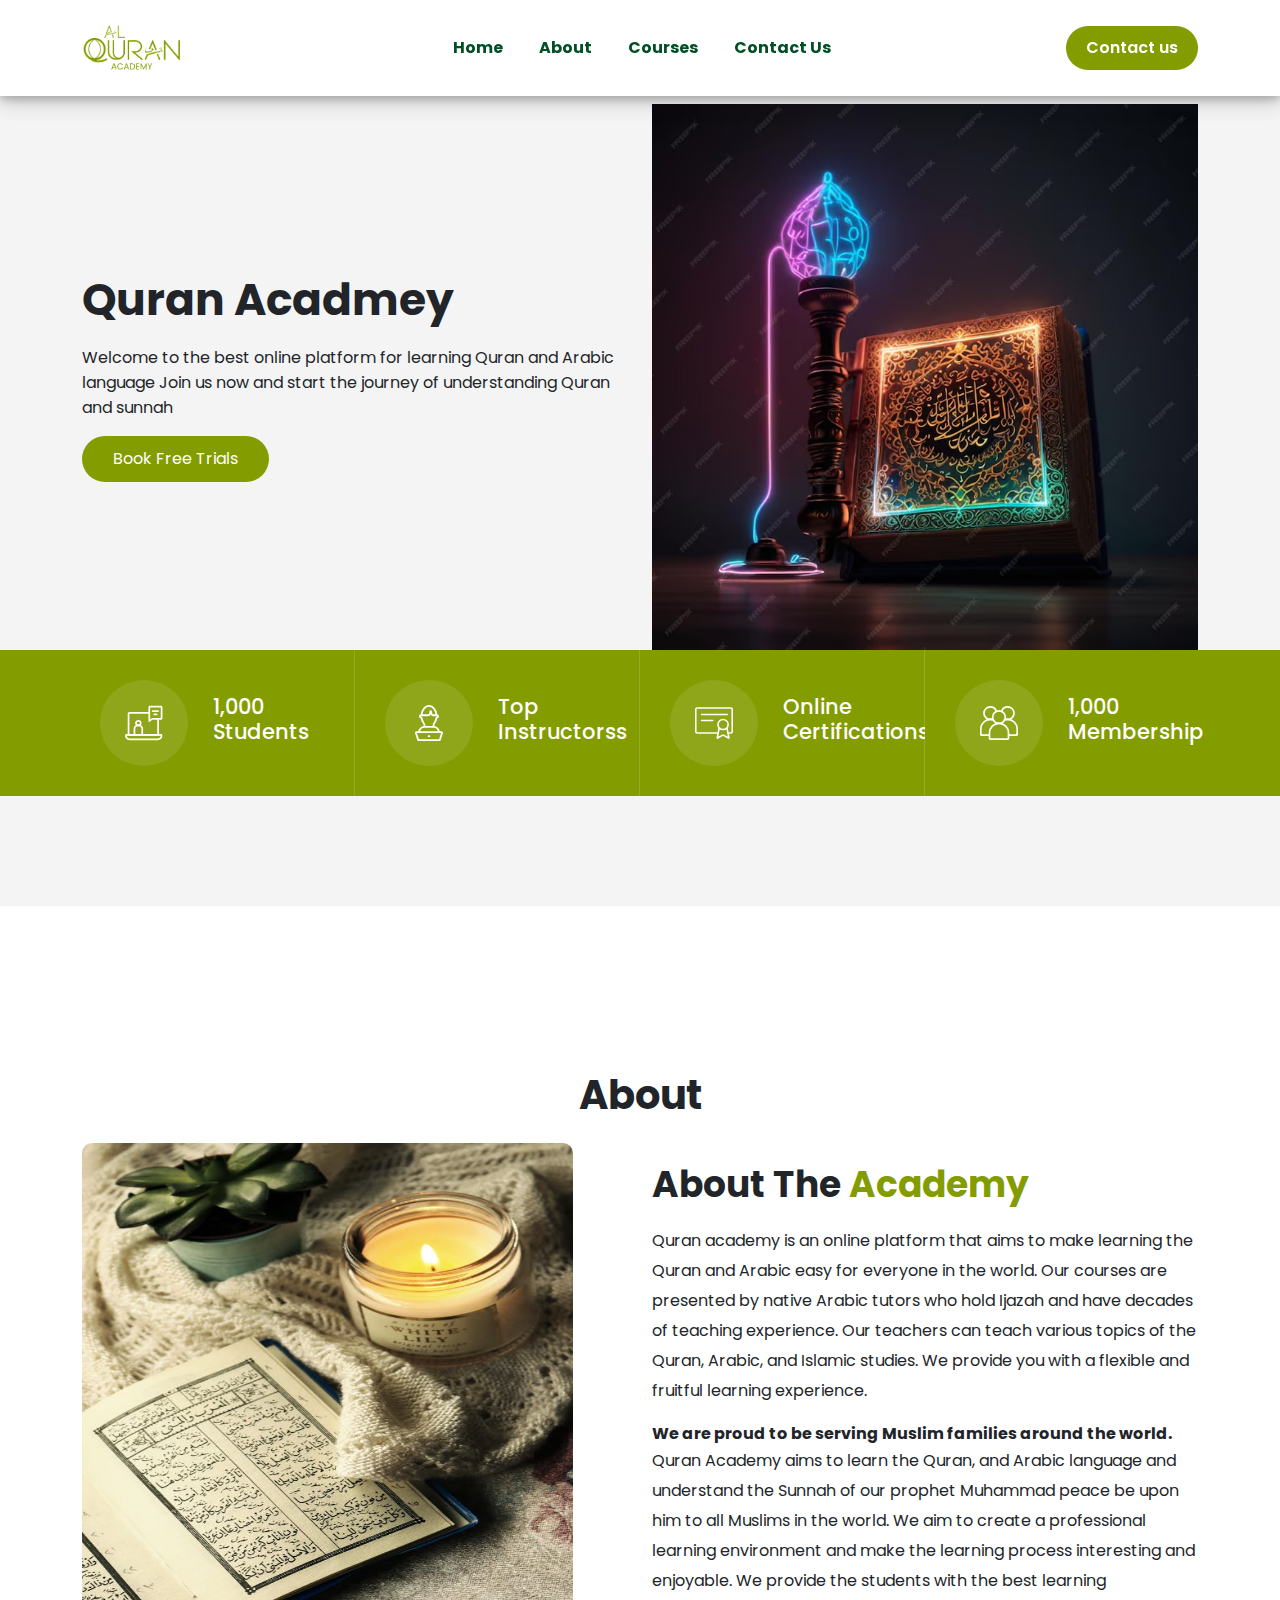
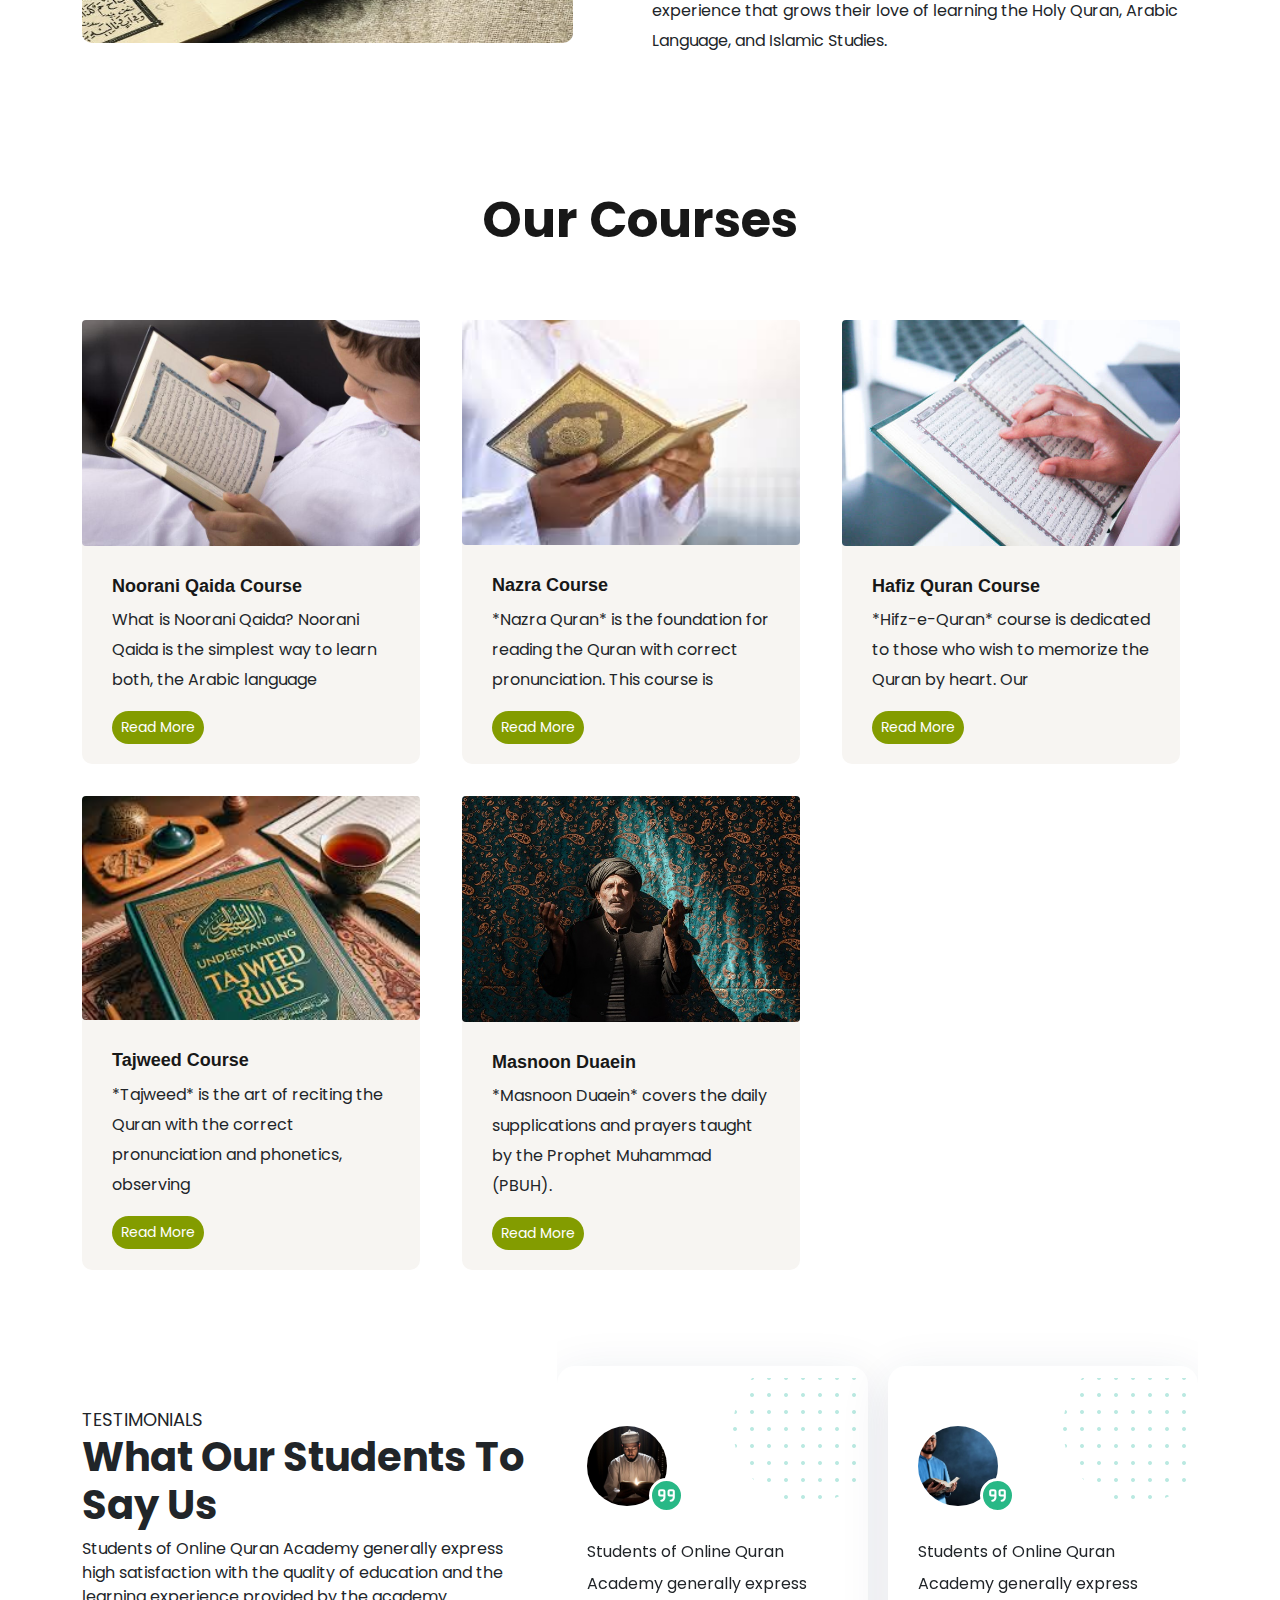
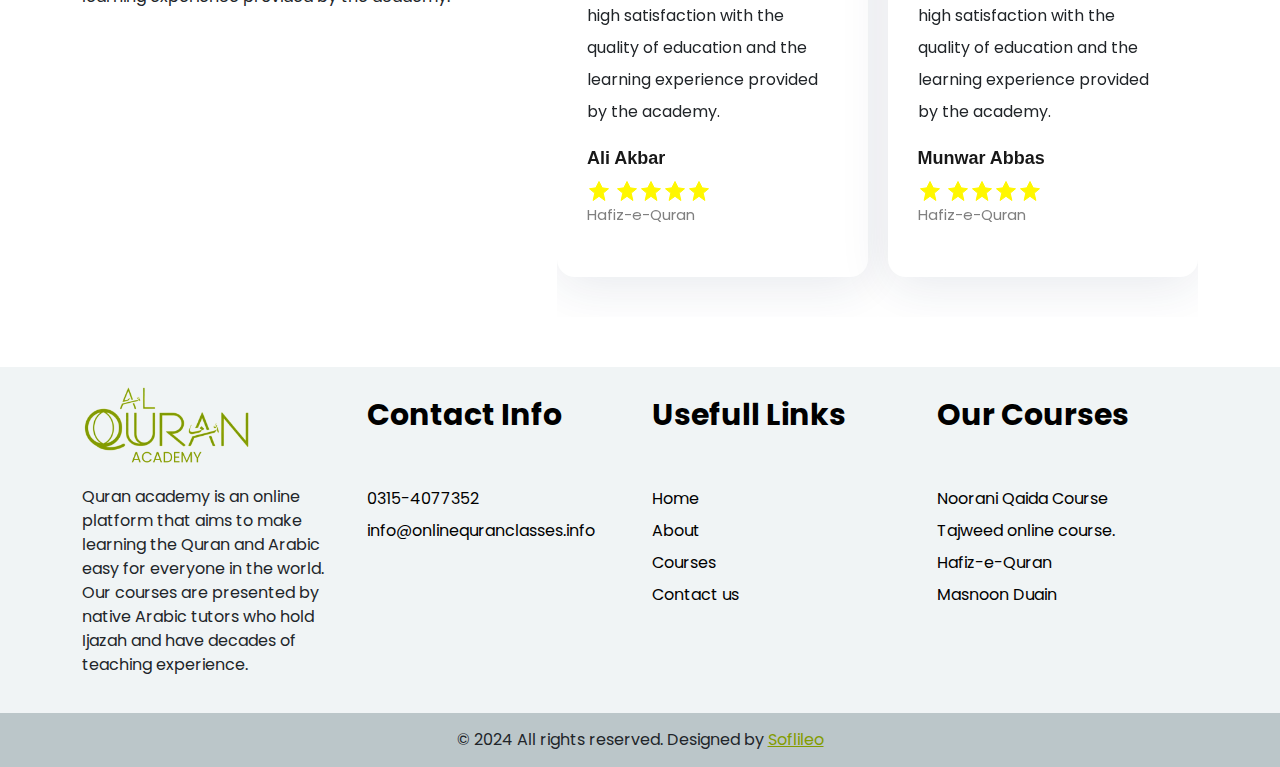
<file: index.html>
<!DOCTYPE html>
<html lang="en">
<head>
    <meta charset="UTF-8">
    <meta name="viewport" content="width=device-width, initial-scale=1.0">
    <title>Qruaan</title>
    <link rel="stylesheet" href="style.css">
    <link rel="stylesheet" href="https://cdn.jsdelivr.net/npm/bootstrap@5.3.3/dist/css/bootstrap.min.css">
    <link rel="stylesheet" href="https://cdnjs.cloudflare.com/ajax/libs/font-awesome/6.6.0/css/all.min.css"
        integrity="sha512-Kc323vGBEqzTmouAECnVceyQqyqdsSiqLQISBL29aUW4U/M7pSPA/gEUZQqv1cwx4OnYxTxve5UMg5GT6L4JJg=="
        crossorigin="anonymous" referrerpolicy="no-referrer" />
</head>
<body>
    <nav class="navbar navbar-expand-lg ">
        <div class="container">
            <a class="navbar-brand" href="index.html"><img src="./images/Heading (1).png" alt="logo"  width="100px"
                    height="70px"></a>
            <button class="navbar-toggler" type="button" data-bs-toggle="collapse"
                data-bs-target="#navbarSupportedContent" aria-controls="navbarSupportedContent" aria-expanded="false"
                aria-label="Toggle navigation">
                <span class="navbar-toggler-icon"></span>
            </button>
            <div class="collapse navbar-collapse" id="navbarSupportedContent">
                <ul class="navbar-nav mx-auto mb-2 mb-lg-0">
                    <li class="nav-item">
                        <a class="nav-link active" aria-current="page" href="index.html">Home</a>
                    </li>
                    <li class="nav-item">
                        <a class="nav-link" href="about.html">About</a>
                    </li>
                    <li class="nav-item">
                        <a class="nav-link" href="services.html">Courses</a>
                    </li>
                   
                    <li class="nav-item">
                        <a class="nav-link " href="contact.html">Contact Us</a>
                    </li>
                </ul>
                <a href="https://wa.link/qzaypo" class="btn">Contact us</a>
                <!-- <form class="d-flex" role="search">
                    <button class="btn btn-outline-success" type="submit" href="https://wa.link/qzaypo" >Contact us</button>
                </form> -->
            </div>
        </div>
    </nav>
    <!-- hero section -->
    <div class="hero-section">
        <div class="container">
            <div class="row justify-content-center align-items-center">
                <div class="col-lg-6">
                    <div class="hero-h">
                        <h1>Quran Acadmey</h1>
                    </div>
                    <div class="hero-p">
                        <p>Welcome to the best online platform for learning Quran and Arabic language Join us now and start the
                            journey of understanding Quran and sunnah</p>
                    </div>
                    <a href="https://wa.link/qzaypo" class="btn">Book Free Trials</a>
                </div>
                <div class="col-lg-6 mt-2">
                    <div class="img">
                        <img src="images/koran-neon-sign-vector-illustration-religion-arabian-glowing-symbol_1154968-154697.avif"
                            alt="" width="100%">
                    </div>
                </div>
                
            </div>
        </div>
        <div class="container-fluid" style="background: #839c00 ">
            <div class="container" >
                <div class="row " >
                    <div class="col-lg-12" >
                        <div class="row ">
                            <div class="col-lg-3 px-0 ">
                                <div class="card card-1">
                                    <div class="card-img d-flex align-items-center justify-content-space-between">
                                        <div class="i" style="padding: 25px; border-radius: 50%; background: #FFFFFF1A;">

                                        <svg xmlns="http://www.w3.org/2000/svg" width="38" height="36" viewBox="0 0 44 40" fill="none"><path d="M41.37 34.7695C41.27 36.5695 39.78 37.9995 37.95 37.9995H5.42C3.6 37.9995 2.1 36.5695 2 34.7695H41.37ZM41.57 32.7695H1.81C0.81 32.7695 0 33.5795 0 34.5795C0 37.5695 2.43 39.9995 5.42 39.9995H37.95C40.94 39.9995 43.37 37.5695 43.37 34.5795C43.38 33.5795 42.57 32.7695 41.57 32.7695Z" fill="#ffffff" style="stroke-dasharray: 178, 180; stroke-dashoffset: 0;"></path><path d="M38.3501 15.5801V33.6801H4.12012V9.27012C4.12012 8.77012 4.52012 8.37012 5.02012 8.37012H28.0001" stroke="#ffffff" stroke-width="2" stroke-miterlimit="10" style="stroke-dasharray: 102, 104; stroke-dashoffset: 0;"></path><path d="M41.3801 2V14.27H31.9901C31.3001 14.27 30.6301 14.52 30.1101 14.96L29.1101 15.64V2H41.3801ZM41.5701 0H28.9201C27.9201 0 27.1101 0.81 27.1101 1.81V17.89C27.1101 18.39 27.5201 18.72 27.9401 18.72C28.1401 18.72 28.3501 18.64 28.5201 18.48L31.3501 16.54C31.5201 16.37 31.7501 16.27 31.9901 16.27H41.5701C42.5701 16.27 43.3801 15.46 43.3801 14.46V1.81C43.3801 0.81 42.5701 0 41.5701 0Z" fill="#ffffff" style="stroke-dasharray: 117, 119; stroke-dashoffset: 0;"></path><path d="M32.0801 6.12988H38.4101" stroke="#ffffff" stroke-width="2" stroke-miterlimit="10" stroke-linecap="round" stroke-linejoin="round" style="stroke-dasharray: 7, 9; stroke-dashoffset: 0;"></path><path d="M33.8899 10.1396H36.5899" stroke="#ffffff" stroke-width="2" stroke-miterlimit="10" stroke-linecap="round" stroke-linejoin="round" style="stroke-dasharray: 3, 5; stroke-dashoffset: 0;"></path><path d="M10.9399 33.6701V26.7001C10.9399 24.5601 12.9599 22.8301 15.4599 22.8301C17.9599 22.8301 19.9799 24.5601 19.9799 26.7001V33.6701" stroke="#ffffff" stroke-width="2" stroke-miterlimit="10" style="stroke-dasharray: 28, 30; stroke-dashoffset: 0;"></path><path d="M15.46 22.8302C16.9567 22.8302 18.17 21.6168 18.17 20.1202C18.17 18.6235 16.9567 17.4102 15.46 17.4102C13.9633 17.4102 12.75 18.6235 12.75 20.1202C12.75 21.6168 13.9633 22.8302 15.46 22.8302Z" stroke="#ffffff" stroke-width="2" stroke-miterlimit="10" style="stroke-dasharray: 18, 20; stroke-dashoffset: 0;"></path></svg>
                                    </div>
                                    <div class="h">
                                        <h2>1,000 <br>Students</h2>
                                    
                                    </div>
                                </div>
                                
                                    
                                </div>
                            </div>
                            <div class="col-lg-3 px-0 ">
                                <div class="card card-2">
                                    <div class="card-img d-flex align-items-center justify-content-space-between">
                                        <div class="i" style="padding: 25px; border-radius: 50%; background: #FFFFFF1A;">

                                        <svg xmlns="http://www.w3.org/2000/svg" width="38" height="36" viewBox="0 0 31 40" fill="none"><path d="M28.8827 31.2393L26.7251 38.0491H4.27539L2.11774 31.2393H28.8827V31.2393ZM29.3042 29.2881H1.69624C0.55218 29.2881 -0.260704 30.3613 0.0805067 31.4247L2.42884 38.8393C2.63959 39.532 3.30194 40.0003 4.04457 40.0003H26.9659C27.7085 40.0003 28.3709 39.532 28.5816 38.8393L30.93 31.4247C31.2611 30.3613 30.4483 29.2881 29.3042 29.2881Z" fill="#ffffff" style="stroke-dasharray: 141, 143; stroke-dashoffset: 0;"></path><path d="M4.48584 30.1174C4.48584 26.9369 7.14528 24.3516 10.4169 24.3516H20.583C23.8546 24.3516 26.514 26.9369 26.514 30.1174" stroke="#ffffff" stroke-width="2" stroke-miterlimit="10" style="stroke-dasharray: 29, 31; stroke-dashoffset: 0;"></path><path d="M15.0737 34.6436H15.9268" stroke="#ffffff" stroke-width="2" stroke-miterlimit="10" stroke-linecap="round" stroke-linejoin="round" style="stroke-dasharray: 1, 3; stroke-dashoffset: 0;"></path><path d="M20.4827 24.3512V22.5853C20.4827 21.7268 20.8039 20.9073 21.3558 20.2341C22.5802 18.7512 23.4232 17.1024 23.7242 14.6341C23.7744 14.2146 24.1357 13.8829 24.5672 13.8829C25.059 13.8829 25.4503 13.4927 25.4503 13.0146V12.2439C25.4503 11.7658 25.0489 11.3756 24.5572 11.3756H24.5471C24.1056 11.3756 23.7543 11.0536 23.7042 10.6341C23.0518 5.1512 19.6197 0.975586 15.5051 0.975586C11.3804 0.975586 7.95828 5.1512 7.27586 10.6341C7.22568 11.0536 6.86439 11.3853 6.43286 11.3853H6.41279C5.8508 11.3853 5.38916 11.8341 5.38916 12.3805V12.878C5.38916 13.4244 5.8508 13.8731 6.41279 13.8731C6.85436 13.8731 7.20561 14.1951 7.25578 14.6244C7.55685 17.0927 8.40988 18.7512 9.62419 20.2341C10.1761 20.9073 10.4973 21.7366 10.4973 22.5951V24.3512" stroke="#ffffff" stroke-width="2" stroke-miterlimit="10" style="stroke-dasharray: 61, 63; stroke-dashoffset: 0;"></path><path d="M6.51318 11.3857H13.9395C15.4449 11.3857 16.8298 10.3223 16.9301 8.86862C16.9603 8.40033 16.9201 7.44423 17.0807 7.00521C17.171 6.7613 17.5724 6.83935 17.6527 7.09301L18.4957 10.4686C18.6763 11.0247 19.2082 11.3955 19.8003 11.3955H24.3565" stroke="#ffffff" stroke-width="2" stroke-miterlimit="10" style="stroke-dasharray: 25, 27; stroke-dashoffset: 0;"></path></svg>
                                    </div>
                                    <div class="h">
                                        <h2>Top <br>Instructorss</h2>
                                    
                                    </div>
                                </div>
                                
                                    
                                </div>
                            </div>
                            <div class="col-lg-3 px-0 ">
                                <div class="card card-3 ">
                                    <div class="card-img d-flex align-items-center justify-content-space-between">
                                        <div class="i" style="padding: 25px; border-radius: 50%; background: #FFFFFF1A;">

                                            <svg xmlns="http://www.w3.org/2000/svg" width="38" height="36" viewBox="0 0 48 40" fill="none"><path d="M29.1048 32.5521H2.67293C1.72721 32.5521 0.964844 31.7998 0.964844 30.8664V2.63786C0.964844 1.70453 1.72721 0.952148 2.67293 0.952148H45.3267C46.2724 0.952148 47.0348 1.70453 47.0348 2.63786V30.8664C47.0348 31.7998 46.2724 32.5521 45.3267 32.5521H41.8044" fill="none" stroke="#ffffff" stroke-width="2" stroke-miterlimit="10" style="stroke-dasharray: 140, 142; stroke-dashoffset: 0;"></path><path d="M8.31836 9.33301H40.6658" fill="none" stroke="#ffffff" stroke-width="2" stroke-miterlimit="10" stroke-linecap="round" stroke-linejoin="round" style="stroke-dasharray: 33, 35; stroke-dashoffset: 0;"></path><path d="M8.31836 16.752H22.369" fill="none" stroke="#ffffff" stroke-width="2" stroke-miterlimit="10" stroke-linecap="round" stroke-linejoin="round" style="stroke-dasharray: 15, 17; stroke-dashoffset: 0;"></path><path d="M35.4355 28.2858C39.001 28.2858 41.8914 25.4332 41.8914 21.9144C41.8914 18.3956 39.001 15.543 35.4355 15.543C31.8699 15.543 28.9795 18.3956 28.9795 21.9144C28.9795 25.4332 31.8699 28.2858 35.4355 28.2858Z" fill="none" stroke="#ffffff" stroke-width="2" stroke-miterlimit="10" style="stroke-dasharray: 41, 43; stroke-dashoffset: 0;"></path><path d="M30.5523 26.0762L28.0626 38.6286C28.0047 38.9238 28.3231 39.1428 28.5837 39L34.5668 35.619C35.0975 35.3143 35.7538 35.3143 36.2942 35.619L42.2773 39C42.5378 39.1524 42.8563 38.9238 42.7984 38.6286L40.3086 26.0762" fill="none" stroke="#ffffff" stroke-width="2" stroke-miterlimit="10" style="stroke-dasharray: 43, 45; stroke-dashoffset: 0;"></path></svg>
                                    </div>
                                    <div class="h">
                                        <h2>Online <br>Certifications</h2>
                                    
                                    </div>
                                </div>
                                
                                    
                                </div>
                            </div>
                            <div class="col-lg-3 px-0 ">
                                <div class="card card-4 ">
                                    <div class="card-img d-flex align-items-center justify-content-space-between">
                                        <div class="i" style="padding: 25px; border-radius: 50%; background: #FFFFFF1A;">

                                       <svg xmlns="http://www.w3.org/2000/svg" width="38" height="36" viewBox="0 0 45 40" fill="none"><path d="M22.5004 20.4568C26.6355 20.4568 29.9876 17.1309 29.9876 13.0282C29.9876 8.92549 26.6355 5.59961 22.5004 5.59961C18.3653 5.59961 15.0132 8.92549 15.0132 13.0282C15.0132 17.1309 18.3653 20.4568 22.5004 20.4568Z" stroke="#ffffff" stroke-width="2" stroke-miterlimit="10" style="stroke-dasharray: 47, 49; stroke-dashoffset: 0;"></path><path d="M32.7999 39.0468H12.2005C11.6821 39.0468 11.2598 38.6277 11.2598 38.1134V31.6182C11.2598 25.4563 16.2896 20.4658 22.5002 20.4658C28.7107 20.4658 33.7406 25.4563 33.7406 31.6182V38.123C33.7406 38.6277 33.3182 39.0468 32.7999 39.0468Z" stroke="#ffffff" stroke-width="2" stroke-miterlimit="10" style="stroke-dasharray: 72, 74; stroke-dashoffset: 0;"></path><path d="M25.6772 6.06643C26.6563 3.09501 29.4784 0.952148 32.7997 0.952148C36.9368 0.952148 40.2869 4.27596 40.2869 8.38072C40.2869 12.4855 36.9368 15.8093 32.7997 15.8093C31.6862 15.8093 30.6303 15.5712 29.68 15.1331" stroke="#ffffff" stroke-width="2" stroke-miterlimit="10" style="stroke-dasharray: 37, 39; stroke-dashoffset: 0;"></path><path d="M29.1714 16.4088C30.3137 16.0279 31.5327 15.8184 32.7998 15.8184C39.0103 15.8184 44.0402 20.8088 44.0402 26.9707V33.4755C44.0402 33.9898 43.6178 34.4088 43.0995 34.4088H33.9133" stroke="#ffffff" stroke-width="2" stroke-miterlimit="10" style="stroke-dasharray: 39, 41; stroke-dashoffset: 0;"></path><path d="M19.3229 6.06643C18.3342 3.09501 15.5217 0.952148 12.2004 0.952148C8.06325 0.952148 4.70361 4.27596 4.70361 8.38072C4.70361 12.4855 8.05366 15.8093 12.1908 15.8093C13.3043 15.8093 14.3602 15.5712 15.3105 15.1331" stroke="#ffffff" stroke-width="2" stroke-miterlimit="10" style="stroke-dasharray: 37, 39; stroke-dashoffset: 0;"></path><path d="M15.8288 16.4088C14.6865 16.0279 13.4674 15.8184 12.2004 15.8184C5.98982 15.8184 0.959961 20.8088 0.959961 26.9707V33.4755C0.959961 33.9898 1.38232 34.4088 1.90066 34.4088H11.0869" stroke="#ffffff" stroke-width="2" stroke-miterlimit="10" style="stroke-dasharray: 39, 41; stroke-dashoffset: 0;"></path></svg>
                                    </div>
                                    <div class="h">
                                        <h2>1,000 <br>Membership
                                        </h2>
                                        
                                    </div>
                                </div>
                                
                                    
                                </div>
                            </div>
                            

                        </div>
                    </div>
                </div>
            </div>
        </div> 
        </div>
         <!-- about section -->
    <section class="about" id="about">
        <div class="container">
            <div class="row text-center ">
                <div class="col-lg-12">
                    <div class="about-head">
                    <h2>About</h2>
                </div>
            </div>
            </div>
        </div>
        <div class="container">
            <div class="row mt-3">
                <div class="col-lg-6">
                    <div class="about-img">
                        <img src="./images/pexels-photo-3074209.jpeg" alt="" width="90%" height="500px">
                    </div>
                </div>
                <div class="col-lg-6">
                    <div class="about-h">
                        
                        <h3>About the <span>academy</span></h3>
                    </div>
                    <div class="about-p">
                        <p>Quran academy is an online platform that aims to make learning the Quran and Arabic easy for
                            everyone in the world. Our courses are presented by native Arabic tutors who hold Ijazah and
                            have decades of teaching experience. Our teachers can teach various topics of the Quran,
                            Arabic, and Islamic studies. We provide you with a flexible and fruitful learning
                            experience.</p>
                        <b>We are proud to be serving Muslim families around the world.</b>
                        <p>Quran Academy aims to learn the Quran, and Arabic language and understand the Sunnah of our
                            prophet Muhammad peace be upon him to all Muslims in the world.

                            We aim to create a professional learning environment and make the learning process
                            interesting and enjoyable. We provide the students with the best learning experience that
                            grows their love of learning the Holy Quran, Arabic Language, and Islamic Studies.</p>
                    </div>
                    
                </div>
            </div>
    </section> 
     
  <!-- servieces -->
    <section class="services " id="services">
        <div class="container">
            <div class="row text-center mt-5">
                <div class="col-lg-12">
                    <h2>Our courses</h2>
                </div>
            </div>
            <div class="row justify-content-center  ">
                <div class="col-lg-4 mb-2">
                    <div class="card">
                        <div class="card-img">
                            <img src="./images/image3.jpeg" alt="">
                        </div>
                        <div class="card-body">
                            <h3>Noorani Qaida Course</h3>
                            <p>What is Noorani Qaida? Noorani Qaida is the simplest way to learn both, the Arabic
                                language </p>
                           <a href="services.html"><button class="btn">Read More <i class="fa-solid fa-arrow-right"></i></button></a>
                        </div>
                    </div>
                </div>
                <div class="col-lg-4 mb-2">
                    <div class="card">
                        <div class="card-img">
                            <img src="./images/images (1).jpeg" alt="">
                        </div>
                        <div class="card-body">
                            <h3>Nazra Course</h3>
                            <p>
                                *Nazra Quran* is the foundation for reading the Quran with correct pronunciation. This
                                course is 
                            </p>
                            <a href="services.html"><button class="btn">Read More <i class="fa-solid fa-arrow-right"></i></button></a>
                        </div>
                    </div>
                </div>
                <div class="col-lg-4 mb-2">
                    <div class="card">
                        <div class="card-img">
                            <img src="./images/istockphoto-1362856128-612x612.jpg" alt="" >
                        </div>
                        <div class="card-body">
                            <h3>Hafiz Quran Course</h3>
                            <p>*Hifz-e-Quran* course is dedicated to those who wish to memorize the Quran by heart. Our
                                 </p>
                                <a href="services.html"><button class="btn">Read More <i class="fa-solid fa-arrow-right"></i></button></a>
                        </div>
                    </div>
                </div>
            </div>
            <div class="row mt-4 text-left justify-content-left ">
                <div class="col-lg-4 mb-2">
                    <div class="card">
                        <div class="card-img">
                            <img src="./images/images.jpeg" alt="">
                        </div>
                        <div class="card-body">
                            <h3>Tajweed Course</h3>
                            <p>*Tajweed* is the art of reciting the Quran with the correct pronunciation and phonetics,
                                observing 
                            </p>
                           <a href="services.html"> <button class="btn">Read More <i class="fa-solid fa-arrow-right"></i></button></a>
                        </div>
                    </div>
                </div>
                <div class="col-lg-4 mb-2">
                    <div class="card">
                        <div class="card-img">
                            <img src="./images/man-6527045_640.jpg" alt="">
                        </div>
                        <div class="card-body">
                            <h3>Masnoon Duaein</h3>
                            <p>*Masnoon Duaein* covers the daily supplications and prayers taught by the Prophet
                                Muhammad (PBUH).</p>
                                <a href="services.html"><button class="btn">Read More <i class="fa-solid fa-arrow-right"></i></button></a>
                        </div>
                    </div>
                </div>

            </div>
    

   
    
            
    </div>
    <!-- sectiontestinomial -->
    <section class="TESTIMONIALs mt-5 ">
        <div class="container">
            <div class="row ">
                <div class="col-lg-5">
                    <div class="tt-h">
                    <span>TESTIMONIALS</span>
                    <h1>What Our Students  To Say us</h1>
                    <p>Students of Online Quran Academy generally express high satisfaction with the quality of education and the learning experience provided by the academy. </p>
                    
                </div>
            </div>
                <div class="col-lg-7">
                    <div id="carouselExampleSlidesOnly" class="carousel slide" data-bs-ride="carousel">
                        <div class="carousel-inner">
                            <div class="carousel-item active">
                                <div class="box3">
                                    <div class="c-content">
                                        <img src="./images/portrait-arap-man-home-praying-koran-exuding-confidence-style-empathy-ramadam_1089234-3712.jpg" alt="" width="80px" height="80px" style="border-radius: 50%; margin-bottom: 30px; object-fit: cover;">
                                        <div class="f">
                                         <svg width="40px" height="40px" viewBox="0 0 24 24" fill="none" xmlns="http://www.w3.org/2000/svg" stroke="#212083"><g id="SVGRepo_bgCarrier" stroke-width="0"></g><g id="SVGRepo_tracerCarrier" stroke-linecap="round" stroke-linejoin="round"></g><g id="SVGRepo_iconCarrier"> <g id="Edit / Double_Quotes_R"> <path id="Vector" d="M16 17C17.6569 17 19 15.6569 19 14V12.0001M19 12.0001V8.59847C19 8.03951 19 7.7596 18.8911 7.5459C18.7952 7.35774 18.6419 7.20487 18.4537 7.10899C18.2398 7 17.9602 7 17.4001 7H15.6001C15.04 7 14.7598 7 14.5459 7.10899C14.3577 7.20487 14.2049 7.35774 14.109 7.5459C14 7.75981 14 8.04005 14 8.6001V10.4001C14 10.9602 14 11.2398 14.109 11.4537C14.2049 11.6419 14.3577 11.7952 14.5459 11.8911C14.7596 12 15.0395 12 15.5985 12L19 12.0001ZM7 17C8.65685 17 10 15.6569 10 14L10 12.0001M10 12.0001V8.59846C10 8.0395 10 7.7596 9.89111 7.5459C9.79524 7.35774 9.64186 7.20487 9.4537 7.10899C9.23979 7 8.96015 7 8.4001 7H6.6001C6.04005 7 5.75981 7 5.5459 7.10899C5.35774 7.20487 5.20487 7.35774 5.10899 7.5459C5 7.75981 5 8.04005 5 8.6001V10.4001C5 10.9602 5 11.2398 5.10899 11.4537C5.20487 11.6419 5.35774 11.7952 5.5459 11.8911C5.7596 12 6.0395 12 6.59845 12L10 12.0001Z" stroke="#fff" stroke-width="2" stroke-linecap="round" stroke-linejoin="round"></path> </g> </g></svg>
                                        </div>
                                        <div class="c">
                                            <img src="./images/testimonial-1-shape-1.png" alt="">
                                        </div>

                                        <p>Students of Online Quran Academy generally express high satisfaction with the quality of education and the learning experience provided by the academy. </p>
                                        <h3>Ali Akbar</h3>
                                        <div class="t-icon">
                                            <svg fill="#fff700" width="24px" height="24px" viewBox="0 0 24 24" xmlns="http://www.w3.org/2000/svg" stroke="#fff700"><g id="SVGRepo_bgCarrier" stroke-width="0"></g><g id="SVGRepo_tracerCarrier" stroke-linecap="round" stroke-linejoin="round"></g><g id="SVGRepo_iconCarrier"><path d="M21.5,9.757l-5.278,4.354L17.871,21.5,12,17.278,6.129,21.5l1.649-7.389L2.5,9.757l6.333-.924L12,2.5l3.167,6.333Z"></path></g></svg>
                                            <svg fill="#fff700" width="24px" height="24px" viewBox="0 0 24 24" xmlns="http://www.w3.org/2000/svg" stroke="#fff700"><g id="SVGRepo_bgCarrier" stroke-width="0"></g><g id="SVGRepo_tracerCarrier" stroke-linecap="round" stroke-linejoin="round"></g><g id="SVGRepo_iconCarrier"><path d="M21.5,9.757l-5.278,4.354L17.871,21.5,12,17.278,6.129,21.5l1.649-7.389L2.5,9.757l6.333-.924L12,2.5l3.167,6.333Z"></path></g></svg><svg fill="#fff700" width="24px" height="24px" viewBox="0 0 24 24" xmlns="http://www.w3.org/2000/svg" stroke="#fff700"><g id="SVGRepo_bgCarrier" stroke-width="0"></g><g id="SVGRepo_tracerCarrier" stroke-linecap="round" stroke-linejoin="round"></g><g id="SVGRepo_iconCarrier"><path d="M21.5,9.757l-5.278,4.354L17.871,21.5,12,17.278,6.129,21.5l1.649-7.389L2.5,9.757l6.333-.924L12,2.5l3.167,6.333Z"></path></g></svg><svg fill="#fff700" width="24px" height="24px" viewBox="0 0 24 24" xmlns="http://www.w3.org/2000/svg" stroke="#fff700"><g id="SVGRepo_bgCarrier" stroke-width="0"></g><g id="SVGRepo_tracerCarrier" stroke-linecap="round" stroke-linejoin="round"></g><g id="SVGRepo_iconCarrier"><path d="M21.5,9.757l-5.278,4.354L17.871,21.5,12,17.278,6.129,21.5l1.649-7.389L2.5,9.757l6.333-.924L12,2.5l3.167,6.333Z"></path></g></svg><svg fill="#fff700" width="24px" height="24px" viewBox="0 0 24 24" xmlns="http://www.w3.org/2000/svg" stroke="#fff700"><g id="SVGRepo_bgCarrier" stroke-width="0"></g><g id="SVGRepo_tracerCarrier" stroke-linecap="round" stroke-linejoin="round"></g><g id="SVGRepo_iconCarrier"><path d="M21.5,9.757l-5.278,4.354L17.871,21.5,12,17.278,6.129,21.5l1.649-7.389L2.5,9.757l6.333-.924L12,2.5l3.167,6.333Z"></path></g></svg>
                                        </div>
                                        <span>Hafiz-e-Quran</span>
                                    </div>
                                    <div class="c-content">
                                        <img src="./images/portrait-handsome-young-asian-muslim-man-with-beard-holding-holy-book-quran-smiling-isolated_1024307-4724.jpg" alt="" width="80px" height="80px" style="border-radius: 50%; margin-bottom: 30px;object-fit: cover;">
                                        <div class="f">
                                            <svg width="40px" height="40px" viewBox="0 0 24 24" fill="none" xmlns="http://www.w3.org/2000/svg" stroke="#212083"><g id="SVGRepo_bgCarrier" stroke-width="0"></g><g id="SVGRepo_tracerCarrier" stroke-linecap="round" stroke-linejoin="round"></g><g id="SVGRepo_iconCarrier"> <g id="Edit / Double_Quotes_R"> <path id="Vector" d="M16 17C17.6569 17 19 15.6569 19 14V12.0001M19 12.0001V8.59847C19 8.03951 19 7.7596 18.8911 7.5459C18.7952 7.35774 18.6419 7.20487 18.4537 7.10899C18.2398 7 17.9602 7 17.4001 7H15.6001C15.04 7 14.7598 7 14.5459 7.10899C14.3577 7.20487 14.2049 7.35774 14.109 7.5459C14 7.75981 14 8.04005 14 8.6001V10.4001C14 10.9602 14 11.2398 14.109 11.4537C14.2049 11.6419 14.3577 11.7952 14.5459 11.8911C14.7596 12 15.0395 12 15.5985 12L19 12.0001ZM7 17C8.65685 17 10 15.6569 10 14L10 12.0001M10 12.0001V8.59846C10 8.0395 10 7.7596 9.89111 7.5459C9.79524 7.35774 9.64186 7.20487 9.4537 7.10899C9.23979 7 8.96015 7 8.4001 7H6.6001C6.04005 7 5.75981 7 5.5459 7.10899C5.35774 7.20487 5.20487 7.35774 5.10899 7.5459C5 7.75981 5 8.04005 5 8.6001V10.4001C5 10.9602 5 11.2398 5.10899 11.4537C5.20487 11.6419 5.35774 11.7952 5.5459 11.8911C5.7596 12 6.0395 12 6.59845 12L10 12.0001Z" stroke="#fff" stroke-width="2" stroke-linecap="round" stroke-linejoin="round"></path> </g> </g></svg>
                                        </div>
                                        <div class="c">
                                            <img src="./images/testimonial-1-shape-1.png" alt="">
                                        </div>
                                        <p>Students of  Online Quran Academy generally express high satisfaction with the quality of education and the learning experience provided by the academy. </p>
                                        <h3>Munwar Abbas</h3>
                                        <div class="t-icon">
                                            <svg fill="#fff700" width="24px" height="24px" viewBox="0 0 24 24" xmlns="http://www.w3.org/2000/svg" stroke="#fff700"><g id="SVGRepo_bgCarrier" stroke-width="0"></g><g id="SVGRepo_tracerCarrier" stroke-linecap="round" stroke-linejoin="round"></g><g id="SVGRepo_iconCarrier"><path d="M21.5,9.757l-5.278,4.354L17.871,21.5,12,17.278,6.129,21.5l1.649-7.389L2.5,9.757l6.333-.924L12,2.5l3.167,6.333Z"></path></g></svg>
                                            <svg fill="#fff700" width="24px" height="24px" viewBox="0 0 24 24" xmlns="http://www.w3.org/2000/svg" stroke="#fff700"><g id="SVGRepo_bgCarrier" stroke-width="0"></g><g id="SVGRepo_tracerCarrier" stroke-linecap="round" stroke-linejoin="round"></g><g id="SVGRepo_iconCarrier"><path d="M21.5,9.757l-5.278,4.354L17.871,21.5,12,17.278,6.129,21.5l1.649-7.389L2.5,9.757l6.333-.924L12,2.5l3.167,6.333Z"></path></g></svg><svg fill="#fff700" width="24px" height="24px" viewBox="0 0 24 24" xmlns="http://www.w3.org/2000/svg" stroke="#fff700"><g id="SVGRepo_bgCarrier" stroke-width="0"></g><g id="SVGRepo_tracerCarrier" stroke-linecap="round" stroke-linejoin="round"></g><g id="SVGRepo_iconCarrier"><path d="M21.5,9.757l-5.278,4.354L17.871,21.5,12,17.278,6.129,21.5l1.649-7.389L2.5,9.757l6.333-.924L12,2.5l3.167,6.333Z"></path></g></svg><svg fill="#fff700" width="24px" height="24px" viewBox="0 0 24 24" xmlns="http://www.w3.org/2000/svg" stroke="#fff700"><g id="SVGRepo_bgCarrier" stroke-width="0"></g><g id="SVGRepo_tracerCarrier" stroke-linecap="round" stroke-linejoin="round"></g><g id="SVGRepo_iconCarrier"><path d="M21.5,9.757l-5.278,4.354L17.871,21.5,12,17.278,6.129,21.5l1.649-7.389L2.5,9.757l6.333-.924L12,2.5l3.167,6.333Z"></path></g></svg><svg fill="#fff700" width="24px" height="24px" viewBox="0 0 24 24" xmlns="http://www.w3.org/2000/svg" stroke="#fff700"><g id="SVGRepo_bgCarrier" stroke-width="0"></g><g id="SVGRepo_tracerCarrier" stroke-linecap="round" stroke-linejoin="round"></g><g id="SVGRepo_iconCarrier"><path d="M21.5,9.757l-5.278,4.354L17.871,21.5,12,17.278,6.129,21.5l1.649-7.389L2.5,9.757l6.333-.924L12,2.5l3.167,6.333Z"></path></g></svg>
                                        </div>
                                        <span>Hafiz-e-Quran</span>
                                    </div>
                                   

                                </div>
                            </div>
                            <div class="carousel-item">
                                <div class="box3">
                                    <div class="c-content">
                                        <img src="./images/man-is-standing-front-window-with-quran-titled-man_921485-386.jpg" alt="" width="80px" height="80px" style="border-radius: 50%; margin-bottom: 30px; object-fit: cover;">
                                        <div class="f">
                                            <svg width="40px" height="40px" viewBox="0 0 24 24" fill="none" xmlns="http://www.w3.org/2000/svg" stroke="#212083"><g id="SVGRepo_bgCarrier" stroke-width="0"></g><g id="SVGRepo_tracerCarrier" stroke-linecap="round" stroke-linejoin="round"></g><g id="SVGRepo_iconCarrier"> <g id="Edit / Double_Quotes_R"> <path id="Vector" d="M16 17C17.6569 17 19 15.6569 19 14V12.0001M19 12.0001V8.59847C19 8.03951 19 7.7596 18.8911 7.5459C18.7952 7.35774 18.6419 7.20487 18.4537 7.10899C18.2398 7 17.9602 7 17.4001 7H15.6001C15.04 7 14.7598 7 14.5459 7.10899C14.3577 7.20487 14.2049 7.35774 14.109 7.5459C14 7.75981 14 8.04005 14 8.6001V10.4001C14 10.9602 14 11.2398 14.109 11.4537C14.2049 11.6419 14.3577 11.7952 14.5459 11.8911C14.7596 12 15.0395 12 15.5985 12L19 12.0001ZM7 17C8.65685 17 10 15.6569 10 14L10 12.0001M10 12.0001V8.59846C10 8.0395 10 7.7596 9.89111 7.5459C9.79524 7.35774 9.64186 7.20487 9.4537 7.10899C9.23979 7 8.96015 7 8.4001 7H6.6001C6.04005 7 5.75981 7 5.5459 7.10899C5.35774 7.20487 5.20487 7.35774 5.10899 7.5459C5 7.75981 5 8.04005 5 8.6001V10.4001C5 10.9602 5 11.2398 5.10899 11.4537C5.20487 11.6419 5.35774 11.7952 5.5459 11.8911C5.7596 12 6.0395 12 6.59845 12L10 12.0001Z" stroke="#fff" stroke-width="2" stroke-linecap="round" stroke-linejoin="round"></path> </g> </g></svg>
                                        </div>
                                        <div class="c">
                                            <img src="./images/testimonial-1-shape-1.png" alt="">
                                        </div>
                                        <p>Students of  Online Quran Academy generally express high satisfaction with the quality of education and the learning experience provided by the academy. </p>
                                        <h3>Saeed Iqbal</h3>
                                        <div class="t-icon">
                                            <svg fill="#fff700" width="24px" height="24px" viewBox="0 0 24 24" xmlns="http://www.w3.org/2000/svg" stroke="#fff700"><g id="SVGRepo_bgCarrier" stroke-width="0"></g><g id="SVGRepo_tracerCarrier" stroke-linecap="round" stroke-linejoin="round"></g><g id="SVGRepo_iconCarrier"><path d="M21.5,9.757l-5.278,4.354L17.871,21.5,12,17.278,6.129,21.5l1.649-7.389L2.5,9.757l6.333-.924L12,2.5l3.167,6.333Z"></path></g></svg>
                                            <svg fill="#fff700" width="24px" height="24px" viewBox="0 0 24 24" xmlns="http://www.w3.org/2000/svg" stroke="#fff700"><g id="SVGRepo_bgCarrier" stroke-width="0"></g><g id="SVGRepo_tracerCarrier" stroke-linecap="round" stroke-linejoin="round"></g><g id="SVGRepo_iconCarrier"><path d="M21.5,9.757l-5.278,4.354L17.871,21.5,12,17.278,6.129,21.5l1.649-7.389L2.5,9.757l6.333-.924L12,2.5l3.167,6.333Z"></path></g></svg><svg fill="#fff700" width="24px" height="24px" viewBox="0 0 24 24" xmlns="http://www.w3.org/2000/svg" stroke="#fff700"><g id="SVGRepo_bgCarrier" stroke-width="0"></g><g id="SVGRepo_tracerCarrier" stroke-linecap="round" stroke-linejoin="round"></g><g id="SVGRepo_iconCarrier"><path d="M21.5,9.757l-5.278,4.354L17.871,21.5,12,17.278,6.129,21.5l1.649-7.389L2.5,9.757l6.333-.924L12,2.5l3.167,6.333Z"></path></g></svg><svg fill="#fff700" width="24px" height="24px" viewBox="0 0 24 24" xmlns="http://www.w3.org/2000/svg" stroke="#fff700"><g id="SVGRepo_bgCarrier" stroke-width="0"></g><g id="SVGRepo_tracerCarrier" stroke-linecap="round" stroke-linejoin="round"></g><g id="SVGRepo_iconCarrier"><path d="M21.5,9.757l-5.278,4.354L17.871,21.5,12,17.278,6.129,21.5l1.649-7.389L2.5,9.757l6.333-.924L12,2.5l3.167,6.333Z"></path></g></svg><svg fill="#fff700" width="24px" height="24px" viewBox="0 0 24 24" xmlns="http://www.w3.org/2000/svg" stroke="#fff700"><g id="SVGRepo_bgCarrier" stroke-width="0"></g><g id="SVGRepo_tracerCarrier" stroke-linecap="round" stroke-linejoin="round"></g><g id="SVGRepo_iconCarrier"><path d="M21.5,9.757l-5.278,4.354L17.871,21.5,12,17.278,6.129,21.5l1.649-7.389L2.5,9.757l6.333-.924L12,2.5l3.167,6.333Z"></path></g></svg>
                                        </div>
                                        <span>Hafiz-e-Quran</span>
                                    </div>
                                    <div class="c-content">
                                        <img src="./images/ramadam-event-arabic-man-standing-with-quran-prayer-beads_23-2148444064.avif" alt="" width="80px" height="80px" style="border-radius: 50%; margin-bottom: 30px;object-fit: cover;">
                                        <div class="f">
                                            <svg width="40px" height="40px" viewBox="0 0 24 24" fill="none" xmlns="http://www.w3.org/2000/svg" stroke="#212083"><g id="SVGRepo_bgCarrier" stroke-width="0"></g><g id="SVGRepo_tracerCarrier" stroke-linecap="round" stroke-linejoin="round"></g><g id="SVGRepo_iconCarrier"> <g id="Edit / Double_Quotes_R"> <path id="Vector" d="M16 17C17.6569 17 19 15.6569 19 14V12.0001M19 12.0001V8.59847C19 8.03951 19 7.7596 18.8911 7.5459C18.7952 7.35774 18.6419 7.20487 18.4537 7.10899C18.2398 7 17.9602 7 17.4001 7H15.6001C15.04 7 14.7598 7 14.5459 7.10899C14.3577 7.20487 14.2049 7.35774 14.109 7.5459C14 7.75981 14 8.04005 14 8.6001V10.4001C14 10.9602 14 11.2398 14.109 11.4537C14.2049 11.6419 14.3577 11.7952 14.5459 11.8911C14.7596 12 15.0395 12 15.5985 12L19 12.0001ZM7 17C8.65685 17 10 15.6569 10 14L10 12.0001M10 12.0001V8.59846C10 8.0395 10 7.7596 9.89111 7.5459C9.79524 7.35774 9.64186 7.20487 9.4537 7.10899C9.23979 7 8.96015 7 8.4001 7H6.6001C6.04005 7 5.75981 7 5.5459 7.10899C5.35774 7.20487 5.20487 7.35774 5.10899 7.5459C5 7.75981 5 8.04005 5 8.6001V10.4001C5 10.9602 5 11.2398 5.10899 11.4537C5.20487 11.6419 5.35774 11.7952 5.5459 11.8911C5.7596 12 6.0395 12 6.59845 12L10 12.0001Z" stroke="#fff" stroke-width="2" stroke-linecap="round" stroke-linejoin="round"></path> </g> </g></svg>
                                        </div>
                                        <div class="c">
                                            <img src="./images/testimonial-1-shape-1.png" alt="">
                                        </div>
                                        <p>Students of  Online Quran Academy generally express high satisfaction with the quality of education and the learning experience provided by the academy. </p>
                                        <h3>Waqar Ali</h3>
                                        <div class="t-icon">
                                            <svg fill="#fff700" width="24px" height="24px" viewBox="0 0 24 24" xmlns="http://www.w3.org/2000/svg" stroke="#fff700"><g id="SVGRepo_bgCarrier" stroke-width="0"></g><g id="SVGRepo_tracerCarrier" stroke-linecap="round" stroke-linejoin="round"></g><g id="SVGRepo_iconCarrier"><path d="M21.5,9.757l-5.278,4.354L17.871,21.5,12,17.278,6.129,21.5l1.649-7.389L2.5,9.757l6.333-.924L12,2.5l3.167,6.333Z"></path></g></svg>
                                            <svg fill="#fff700" width="24px" height="24px" viewBox="0 0 24 24" xmlns="http://www.w3.org/2000/svg" stroke="#fff700"><g id="SVGRepo_bgCarrier" stroke-width="0"></g><g id="SVGRepo_tracerCarrier" stroke-linecap="round" stroke-linejoin="round"></g><g id="SVGRepo_iconCarrier"><path d="M21.5,9.757l-5.278,4.354L17.871,21.5,12,17.278,6.129,21.5l1.649-7.389L2.5,9.757l6.333-.924L12,2.5l3.167,6.333Z"></path></g></svg><svg fill="#fff700" width="24px" height="24px" viewBox="0 0 24 24" xmlns="http://www.w3.org/2000/svg" stroke="#fff700"><g id="SVGRepo_bgCarrier" stroke-width="0"></g><g id="SVGRepo_tracerCarrier" stroke-linecap="round" stroke-linejoin="round"></g><g id="SVGRepo_iconCarrier"><path d="M21.5,9.757l-5.278,4.354L17.871,21.5,12,17.278,6.129,21.5l1.649-7.389L2.5,9.757l6.333-.924L12,2.5l3.167,6.333Z"></path></g></svg><svg fill="#fff700" width="24px" height="24px" viewBox="0 0 24 24" xmlns="http://www.w3.org/2000/svg" stroke="#fff700"><g id="SVGRepo_bgCarrier" stroke-width="0"></g><g id="SVGRepo_tracerCarrier" stroke-linecap="round" stroke-linejoin="round"></g><g id="SVGRepo_iconCarrier"><path d="M21.5,9.757l-5.278,4.354L17.871,21.5,12,17.278,6.129,21.5l1.649-7.389L2.5,9.757l6.333-.924L12,2.5l3.167,6.333Z"></path></g></svg><svg fill="#fff700" width="24px" height="24px" viewBox="0 0 24 24" xmlns="http://www.w3.org/2000/svg" stroke="#fff700"><g id="SVGRepo_bgCarrier" stroke-width="0"></g><g id="SVGRepo_tracerCarrier" stroke-linecap="round" stroke-linejoin="round"></g><g id="SVGRepo_iconCarrier"><path d="M21.5,9.757l-5.278,4.354L17.871,21.5,12,17.278,6.129,21.5l1.649-7.389L2.5,9.757l6.333-.924L12,2.5l3.167,6.333Z"></path></g></svg>
                                        </div>
                                        <span>Hafiz-e-Quran</span>
                                    </div>

                                </div>
                            </div>
                            <div class="carousel-item">
                                <div class="box3">

                                    <div class="c-content">
                                        <img src="./images/ramadam-event-arabic-man-standing-with-quran-prayer-beads_23-2148444064.avif" alt="" width="80px" height="80px" style="border-radius: 50% ; margin-bottom: 30px;object-fit: cover;">
                                        <div class="f">
                                            <svg width="40px" height="40px" viewBox="0 0 24 24" fill="none" xmlns="http://www.w3.org/2000/svg" stroke="#212083"><g id="SVGRepo_bgCarrier" stroke-width="0"></g><g id="SVGRepo_tracerCarrier" stroke-linecap="round" stroke-linejoin="round"></g><g id="SVGRepo_iconCarrier"> <g id="Edit / Double_Quotes_R"> <path id="Vector" d="M16 17C17.6569 17 19 15.6569 19 14V12.0001M19 12.0001V8.59847C19 8.03951 19 7.7596 18.8911 7.5459C18.7952 7.35774 18.6419 7.20487 18.4537 7.10899C18.2398 7 17.9602 7 17.4001 7H15.6001C15.04 7 14.7598 7 14.5459 7.10899C14.3577 7.20487 14.2049 7.35774 14.109 7.5459C14 7.75981 14 8.04005 14 8.6001V10.4001C14 10.9602 14 11.2398 14.109 11.4537C14.2049 11.6419 14.3577 11.7952 14.5459 11.8911C14.7596 12 15.0395 12 15.5985 12L19 12.0001ZM7 17C8.65685 17 10 15.6569 10 14L10 12.0001M10 12.0001V8.59846C10 8.0395 10 7.7596 9.89111 7.5459C9.79524 7.35774 9.64186 7.20487 9.4537 7.10899C9.23979 7 8.96015 7 8.4001 7H6.6001C6.04005 7 5.75981 7 5.5459 7.10899C5.35774 7.20487 5.20487 7.35774 5.10899 7.5459C5 7.75981 5 8.04005 5 8.6001V10.4001C5 10.9602 5 11.2398 5.10899 11.4537C5.20487 11.6419 5.35774 11.7952 5.5459 11.8911C5.7596 12 6.0395 12 6.59845 12L10 12.0001Z" stroke="#fff" stroke-width="2" stroke-linecap="round" stroke-linejoin="round"></path> </g> </g></svg>
                                        </div>
                                        <div class="c">
                                            <img src="./images/testimonial-1-shape-1.png" alt="">
                                        </div>
                                        <p>Students of Online Quran Academy generally express high satisfaction with the quality of education and the learning experience provided by the academy. 
                                        </p>
                                        <h3>Waqas Ahmad</h3>
                                        <div class="t-icon">
                                            <svg fill="#fff700" width="24px" height="24px" viewBox="0 0 24 24" xmlns="http://www.w3.org/2000/svg" stroke="#fff700"><g id="SVGRepo_bgCarrier" stroke-width="0"></g><g id="SVGRepo_tracerCarrier" stroke-linecap="round" stroke-linejoin="round"></g><g id="SVGRepo_iconCarrier"><path d="M21.5,9.757l-5.278,4.354L17.871,21.5,12,17.278,6.129,21.5l1.649-7.389L2.5,9.757l6.333-.924L12,2.5l3.167,6.333Z"></path></g></svg>
                                            <svg fill="#fff700" width="24px" height="24px" viewBox="0 0 24 24" xmlns="http://www.w3.org/2000/svg" stroke="#fff700"><g id="SVGRepo_bgCarrier" stroke-width="0"></g><g id="SVGRepo_tracerCarrier" stroke-linecap="round" stroke-linejoin="round"></g><g id="SVGRepo_iconCarrier"><path d="M21.5,9.757l-5.278,4.354L17.871,21.5,12,17.278,6.129,21.5l1.649-7.389L2.5,9.757l6.333-.924L12,2.5l3.167,6.333Z"></path></g></svg><svg fill="#fff700" width="24px" height="24px" viewBox="0 0 24 24" xmlns="http://www.w3.org/2000/svg" stroke="#fff700"><g id="SVGRepo_bgCarrier" stroke-width="0"></g><g id="SVGRepo_tracerCarrier" stroke-linecap="round" stroke-linejoin="round"></g><g id="SVGRepo_iconCarrier"><path d="M21.5,9.757l-5.278,4.354L17.871,21.5,12,17.278,6.129,21.5l1.649-7.389L2.5,9.757l6.333-.924L12,2.5l3.167,6.333Z"></path></g></svg><svg fill="#fff700" width="24px" height="24px" viewBox="0 0 24 24" xmlns="http://www.w3.org/2000/svg" stroke="#fff700"><g id="SVGRepo_bgCarrier" stroke-width="0"></g><g id="SVGRepo_tracerCarrier" stroke-linecap="round" stroke-linejoin="round"></g><g id="SVGRepo_iconCarrier"><path d="M21.5,9.757l-5.278,4.354L17.871,21.5,12,17.278,6.129,21.5l1.649-7.389L2.5,9.757l6.333-.924L12,2.5l3.167,6.333Z"></path></g></svg><svg fill="#fff700" width="24px" height="24px" viewBox="0 0 24 24" xmlns="http://www.w3.org/2000/svg" stroke="#fff700"><g id="SVGRepo_bgCarrier" stroke-width="0"></g><g id="SVGRepo_tracerCarrier" stroke-linecap="round" stroke-linejoin="round"></g><g id="SVGRepo_iconCarrier"><path d="M21.5,9.757l-5.278,4.354L17.871,21.5,12,17.278,6.129,21.5l1.649-7.389L2.5,9.757l6.333-.924L12,2.5l3.167,6.333Z"></path></g></svg>
                                        </div>
                                        <span>Hafiz-e-Quran</span>
                                    </div>
                                    <div class="c-content">
                                        <img src="./images/muslim-man-is-reading-quran-with-mosque-landscape-background_530816-1318.jpg" alt="" width="80px" height="80px" style="border-radius: 50%; margin-bottom: 30px;">
                                        <div class="f">
                                            <svg width="40px" height="40px" viewBox="0 0 24 24" fill="none" xmlns="http://www.w3.org/2000/svg" stroke="#212083"><g id="SVGRepo_bgCarrier" stroke-width="0"></g><g id="SVGRepo_tracerCarrier" stroke-linecap="round" stroke-linejoin="round"></g><g id="SVGRepo_iconCarrier"> <g id="Edit / Double_Quotes_R"> <path id="Vector" d="M16 17C17.6569 17 19 15.6569 19 14V12.0001M19 12.0001V8.59847C19 8.03951 19 7.7596 18.8911 7.5459C18.7952 7.35774 18.6419 7.20487 18.4537 7.10899C18.2398 7 17.9602 7 17.4001 7H15.6001C15.04 7 14.7598 7 14.5459 7.10899C14.3577 7.20487 14.2049 7.35774 14.109 7.5459C14 7.75981 14 8.04005 14 8.6001V10.4001C14 10.9602 14 11.2398 14.109 11.4537C14.2049 11.6419 14.3577 11.7952 14.5459 11.8911C14.7596 12 15.0395 12 15.5985 12L19 12.0001ZM7 17C8.65685 17 10 15.6569 10 14L10 12.0001M10 12.0001V8.59846C10 8.0395 10 7.7596 9.89111 7.5459C9.79524 7.35774 9.64186 7.20487 9.4537 7.10899C9.23979 7 8.96015 7 8.4001 7H6.6001C6.04005 7 5.75981 7 5.5459 7.10899C5.35774 7.20487 5.20487 7.35774 5.10899 7.5459C5 7.75981 5 8.04005 5 8.6001V10.4001C5 10.9602 5 11.2398 5.10899 11.4537C5.20487 11.6419 5.35774 11.7952 5.5459 11.8911C5.7596 12 6.0395 12 6.59845 12L10 12.0001Z" stroke="#fff" stroke-width="2" stroke-linecap="round" stroke-linejoin="round"></path> </g> </g></svg>
                                        </div>
                                        <div class="c">
                                            <img src="./images/testimonial-1-shape-1.png" alt="">
                                        </div>
                                        <p>Students of Online Quran Academy generally express high satisfaction with the quality of education and the learning experience provided by the academy. </p>
                                        <h3>Muhammad ali</h3>
                                        <div class="t-icon">
                                            <svg fill="#fff700" width="24px" height="24px" viewBox="0 0 24 24" xmlns="http://www.w3.org/2000/svg" stroke="#fff700"><g id="SVGRepo_bgCarrier" stroke-width="0"></g><g id="SVGRepo_tracerCarrier" stroke-linecap="round" stroke-linejoin="round"></g><g id="SVGRepo_iconCarrier"><path d="M21.5,9.757l-5.278,4.354L17.871,21.5,12,17.278,6.129,21.5l1.649-7.389L2.5,9.757l6.333-.924L12,2.5l3.167,6.333Z"></path></g></svg>
                                            <svg fill="#fff700" width="24px" height="24px" viewBox="0 0 24 24" xmlns="http://www.w3.org/2000/svg" stroke="#fff700"><g id="SVGRepo_bgCarrier" stroke-width="0"></g><g id="SVGRepo_tracerCarrier" stroke-linecap="round" stroke-linejoin="round"></g><g id="SVGRepo_iconCarrier"><path d="M21.5,9.757l-5.278,4.354L17.871,21.5,12,17.278,6.129,21.5l1.649-7.389L2.5,9.757l6.333-.924L12,2.5l3.167,6.333Z"></path></g></svg><svg fill="#fff700" width="24px" height="24px" viewBox="0 0 24 24" xmlns="http://www.w3.org/2000/svg" stroke="#fff700"><g id="SVGRepo_bgCarrier" stroke-width="0"></g><g id="SVGRepo_tracerCarrier" stroke-linecap="round" stroke-linejoin="round"></g><g id="SVGRepo_iconCarrier"><path d="M21.5,9.757l-5.278,4.354L17.871,21.5,12,17.278,6.129,21.5l1.649-7.389L2.5,9.757l6.333-.924L12,2.5l3.167,6.333Z"></path></g></svg><svg fill="#fff700" width="24px" height="24px" viewBox="0 0 24 24" xmlns="http://www.w3.org/2000/svg" stroke="#fff700"><g id="SVGRepo_bgCarrier" stroke-width="0"></g><g id="SVGRepo_tracerCarrier" stroke-linecap="round" stroke-linejoin="round"></g><g id="SVGRepo_iconCarrier"><path d="M21.5,9.757l-5.278,4.354L17.871,21.5,12,17.278,6.129,21.5l1.649-7.389L2.5,9.757l6.333-.924L12,2.5l3.167,6.333Z"></path></g></svg><svg fill="#fff700" width="24px" height="24px" viewBox="0 0 24 24" xmlns="http://www.w3.org/2000/svg" stroke="#fff700"><g id="SVGRepo_bgCarrier" stroke-width="0"></g><g id="SVGRepo_tracerCarrier" stroke-linecap="round" stroke-linejoin="round"></g><g id="SVGRepo_iconCarrier"><path d="M21.5,9.757l-5.278,4.354L17.871,21.5,12,17.278,6.129,21.5l1.649-7.389L2.5,9.757l6.333-.924L12,2.5l3.167,6.333Z"></path></g></svg>
                                        </div>
                                        <span>Hafiz-e-Quran</span>
                                    </div>
                                </div>
                            </div>
                        </div>
                    </div>
                </div>
            </div>

        </div>
    </section>
<!-- footer -->
       <section class="footer">
        <div class="container">
            
            <div class="row">
                <div class="col-lg-3">
                    <div class="logo">
                        <img src="./images/Heading (1).png" alt="" height="auto" width="170px">
                    </div>
                    <div class="para">
                        <p>Quran academy is an online platform that aims to make learning the Quran and Arabic easy for
                            everyone in the world. Our courses are presented by native Arabic tutors who hold Ijazah and
                            have decades of teaching experience.</p>
                    </div>
                </div>
                <div class="col-lg-3">
                    <h2>Contact Info</h2>
                    <div class="unlisted">
                        <a href=""><span><i class="fa-solid fa-phone"></i></span> 0315-4077352</a><br>
                        <a href="mailto:info@onlinequranclasses.info"><span><i class="fa-solid fa-envelope"></i></span> info@onlinequranclasses.info</a>
                    </div>
                </div>
                <div class="col-lg-3">
                    <h2>Usefull Links</h2>
                    <div class="unstyled-list">
                        <ul>
                            <li><a href="index.html">Home</a></li>
                            <li><a href="about.html">About</a></li>
                            <li><a href="services.html">Courses</a></li>
                            <li><a href="contact.html">Contact us</a></li>
                        </ul>
                    </div>
                </div>
                <div class="col-lg-3">
                    <h2>Our Courses</h2>
                    <div class="unstyled-list">
                        <ul>
                            <li><a href="services.html">Noorani Qaida Course</a></li>
                            <li><a href="services.html">Tajweed online course.</a></li>
                            <li><a href="services.html">Hafiz-e-Quran</a></li>
                            <li><a href="services.html">Masnoon Duain</a></li>
                        </ul>
                    </div>
                </div>
            </div>
           <!-- <div class="row  ">
            <div class="col-lg-12 ">
                
                    <div class="social-icon">
                       <a href=""><i class="fa-brands fa-whatsapp w"></i></a> 
                       <a href=""><i class="fab fa-twitter x"></i></a> 
                       <a href=""><i class="fab fa-facebook-f y"></i></a> 

                    
                </div>
            </div>
           </div> -->
        </div>

    </section>
    <section class="right">
        <div class="container">
            <div class="row  text-center">
                <div class="col-lg-12">
                    <div class="copyright">
                        <p>© 2024 All rights reserved. Designed by <a href="https://softileo.com/" target="_blank">Soflileo</a></p>
                    </div>
                </div>
            </div>
        </div>
    </section>
    <script src="https://cdn.jsdelivr.net/npm/bootstrap@5.3.3/dist/js/bootstrap.bundle.min.js"></script>
</body>
</html>
</file>
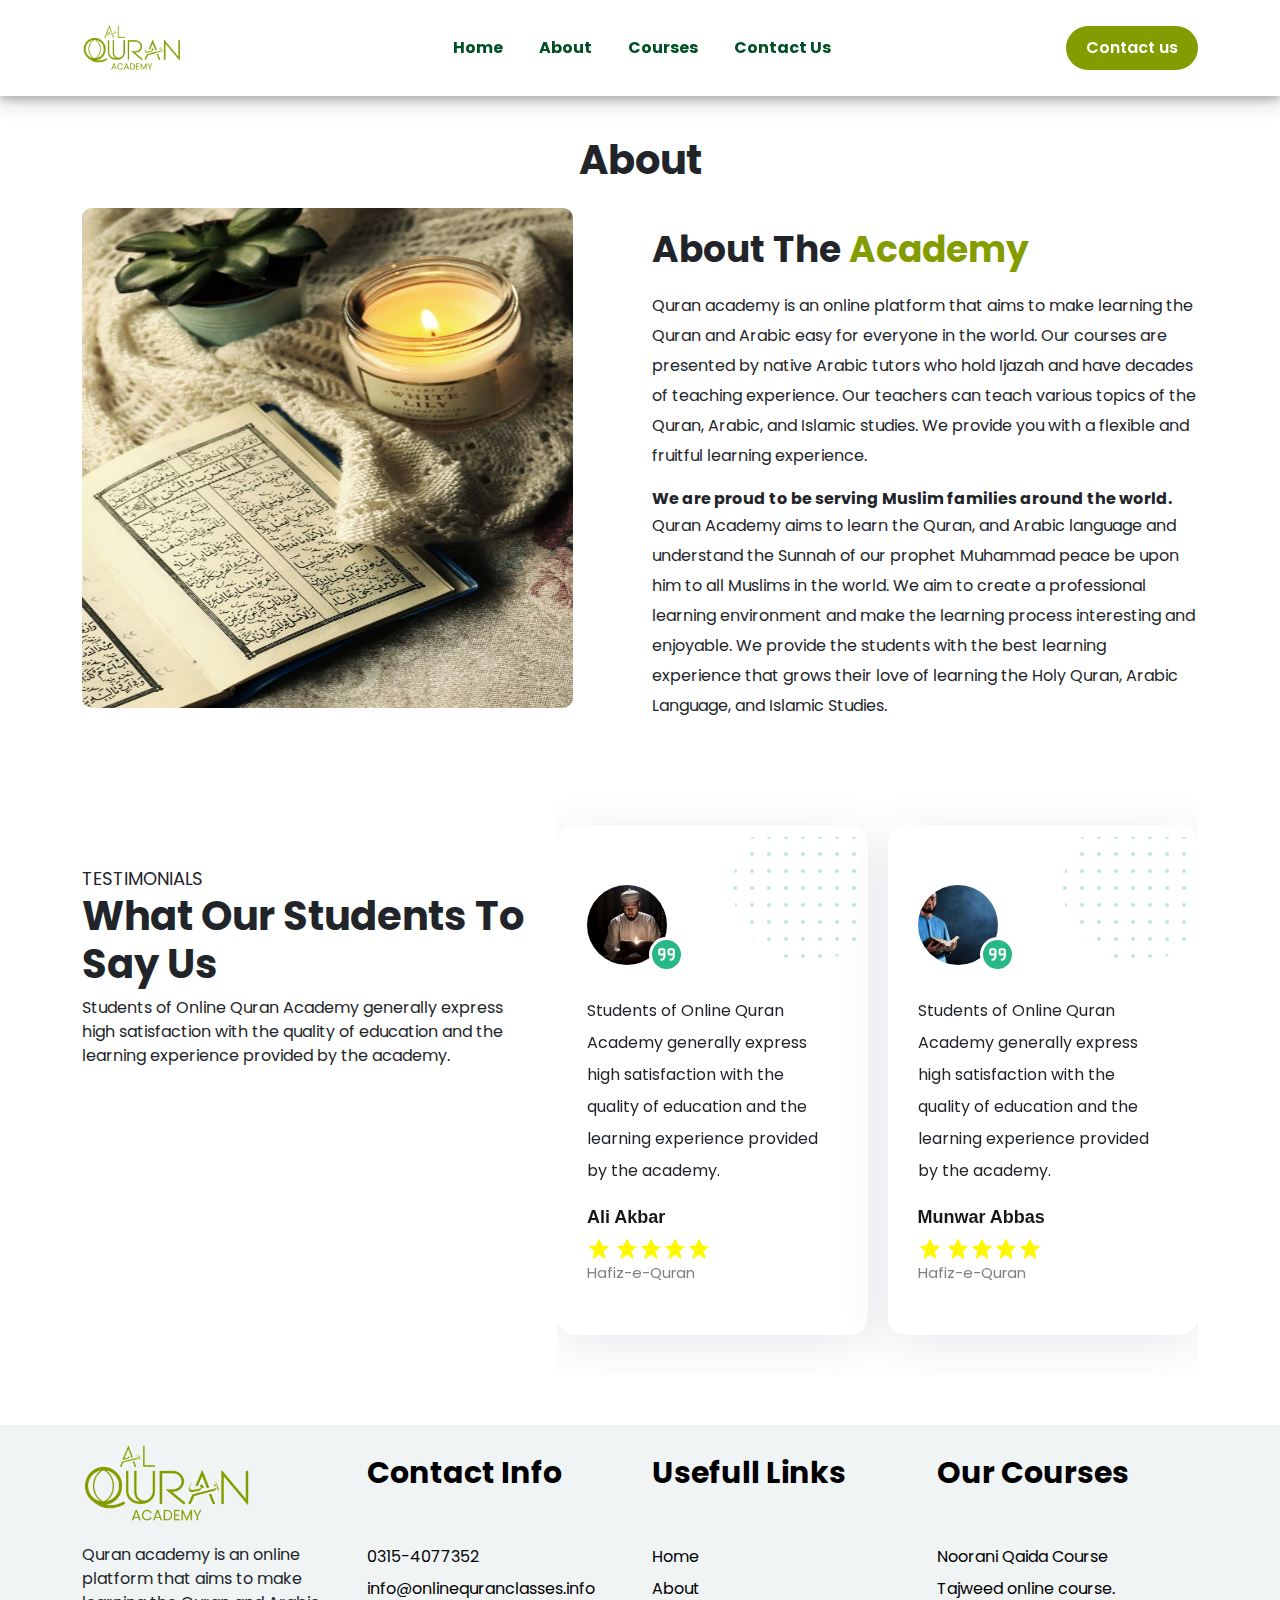
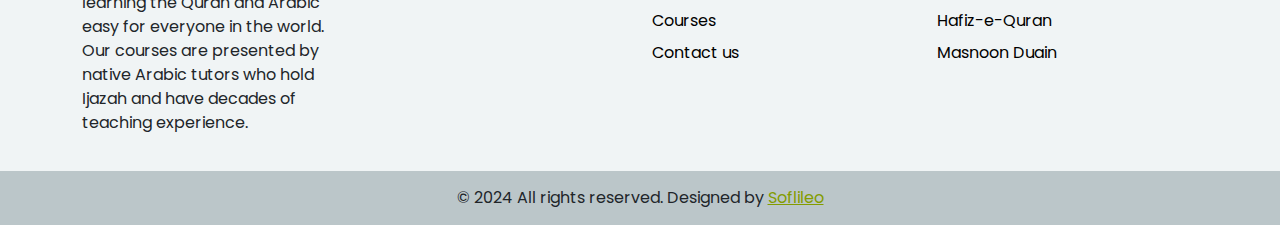
<file: about.html>
<!DOCTYPE html>
<html lang="en">
<head>
    <meta charset="UTF-8">
    <meta name="viewport" content="width=device-width, initial-scale=1.0">
    <title>Qruaan</title>
    <link rel="stylesheet" href="style.css">
    <link rel="stylesheet" href="https://cdn.jsdelivr.net/npm/bootstrap@5.3.3/dist/css/bootstrap.min.css">
    <link rel="stylesheet" href="https://cdnjs.cloudflare.com/ajax/libs/font-awesome/6.6.0/css/all.min.css"
        integrity="sha512-Kc323vGBEqzTmouAECnVceyQqyqdsSiqLQISBL29aUW4U/M7pSPA/gEUZQqv1cwx4OnYxTxve5UMg5GT6L4JJg=="
        crossorigin="anonymous" referrerpolicy="no-referrer" />
</head>
<body>
    <nav class="navbar navbar-expand-lg ">
        <div class="container">
            <a class="navbar-brand" href="index.html"><img src="./images/Heading (1).png" alt="logo"  width="100px"
                    height="70px"></a>
            <button class="navbar-toggler" type="button" data-bs-toggle="collapse"
                data-bs-target="#navbarSupportedContent" aria-controls="navbarSupportedContent" aria-expanded="false"
                aria-label="Toggle navigation">
                <span class="navbar-toggler-icon"></span>
            </button>
            <div class="collapse navbar-collapse" id="navbarSupportedContent">
                <ul class="navbar-nav mx-auto mb-2 mb-lg-0">
                    <li class="nav-item">
                        <a class="nav-link active" aria-current="page" href="index.html">Home</a>
                    </li>
                    <li class="nav-item">
                        <a class="nav-link" href="about.html">About</a>
                    </li>
                    <li class="nav-item">
                        <a class="nav-link" href="services.html">Courses</a>
                    </li>
                   
                    <li class="nav-item">
                        <a class="nav-link " href="contact.html">Contact Us</a>
                    </li>
                </ul>
                <a href="https://wa.link/qzaypo" class="btn">Contact us</a>
            </div>
        </div>
    </nav>
    <!-- about section -->
    <section class="about-page" >
        <div class="container">
            <div class="row text-center ">
                <div class="col-lg-12">
                    <div class="about-head">
                    <h2>About</h2>
                </div>
            </div>
            </div>
        </div>
        <div class="container">
            <div class="row mt-3">
                <div class="col-lg-6">
                    <div class="about-img">
                        <img src="./images/pexels-photo-3074209.jpeg" alt="" width="90%" height="500px">
                    </div>
                </div>
                <div class="col-lg-6">
                    <div class="about-h">
                        
                        <h3>About the <span>academy</span></h3>
                    </div>
                    <div class="about-p">
                        <p>Quran academy is an online platform that aims to make learning the Quran and Arabic easy for
                            everyone in the world. Our courses are presented by native Arabic tutors who hold Ijazah and
                            have decades of teaching experience. Our teachers can teach various topics of the Quran,
                            Arabic, and Islamic studies. We provide you with a flexible and fruitful learning
                            experience.</p>
                        <b>We are proud to be serving Muslim families around the world.</b>
                        <p>Quran Academy aims to learn the Quran, and Arabic language and understand the Sunnah of our
                            prophet Muhammad peace be upon him to all Muslims in the world.

                            We aim to create a professional learning environment and make the learning process
                            interesting and enjoyable. We provide the students with the best learning experience that
                            grows their love of learning the Holy Quran, Arabic Language, and Islamic Studies.</p>
                    </div>
                    
                </div>
            </div>
    </section> 
     <!-- sectiontestinomial -->
     <section class="TESTIMONIALs mt-5 ">
        <div class="container">
            <div class="row ">
                <div class="col-lg-5">
                    <div class="tt-h">
                    <span>TESTIMONIALS</span>
                    <h1>What Our Students  To Say us</h1>
                    <p>Students of Online Quran Academy generally express high satisfaction with the quality of education and the learning experience provided by the academy. </p>
                    
                </div>
            </div>
                <div class="col-lg-7">
                    <div id="carouselExampleSlidesOnly" class="carousel slide" data-bs-ride="carousel">
                        <div class="carousel-inner">
                            <div class="carousel-item active">
                                <div class="box3">
                                    <div class="c-content">
                                        <img src="./images/portrait-arap-man-home-praying-koran-exuding-confidence-style-empathy-ramadam_1089234-3712.jpg" alt="" width="80px" height="80px" style="border-radius: 50%; margin-bottom: 30px; object-fit: cover;">
                                        <div class="f">
                                         <svg width="40px" height="40px" viewBox="0 0 24 24" fill="none" xmlns="http://www.w3.org/2000/svg" stroke="#212083"><g id="SVGRepo_bgCarrier" stroke-width="0"></g><g id="SVGRepo_tracerCarrier" stroke-linecap="round" stroke-linejoin="round"></g><g id="SVGRepo_iconCarrier"> <g id="Edit / Double_Quotes_R"> <path id="Vector" d="M16 17C17.6569 17 19 15.6569 19 14V12.0001M19 12.0001V8.59847C19 8.03951 19 7.7596 18.8911 7.5459C18.7952 7.35774 18.6419 7.20487 18.4537 7.10899C18.2398 7 17.9602 7 17.4001 7H15.6001C15.04 7 14.7598 7 14.5459 7.10899C14.3577 7.20487 14.2049 7.35774 14.109 7.5459C14 7.75981 14 8.04005 14 8.6001V10.4001C14 10.9602 14 11.2398 14.109 11.4537C14.2049 11.6419 14.3577 11.7952 14.5459 11.8911C14.7596 12 15.0395 12 15.5985 12L19 12.0001ZM7 17C8.65685 17 10 15.6569 10 14L10 12.0001M10 12.0001V8.59846C10 8.0395 10 7.7596 9.89111 7.5459C9.79524 7.35774 9.64186 7.20487 9.4537 7.10899C9.23979 7 8.96015 7 8.4001 7H6.6001C6.04005 7 5.75981 7 5.5459 7.10899C5.35774 7.20487 5.20487 7.35774 5.10899 7.5459C5 7.75981 5 8.04005 5 8.6001V10.4001C5 10.9602 5 11.2398 5.10899 11.4537C5.20487 11.6419 5.35774 11.7952 5.5459 11.8911C5.7596 12 6.0395 12 6.59845 12L10 12.0001Z" stroke="#fff" stroke-width="2" stroke-linecap="round" stroke-linejoin="round"></path> </g> </g></svg>
                                        </div>
                                        <div class="c">
                                            <img src="./images/testimonial-1-shape-1.png" alt="">
                                        </div>

                                        <p>Students of Online Quran Academy generally express high satisfaction with the quality of education and the learning experience provided by the academy. </p>
                                        <h3>Ali Akbar</h3>
                                        <div class="t-icon">
                                            <svg fill="#fff700" width="24px" height="24px" viewBox="0 0 24 24" xmlns="http://www.w3.org/2000/svg" stroke="#fff700"><g id="SVGRepo_bgCarrier" stroke-width="0"></g><g id="SVGRepo_tracerCarrier" stroke-linecap="round" stroke-linejoin="round"></g><g id="SVGRepo_iconCarrier"><path d="M21.5,9.757l-5.278,4.354L17.871,21.5,12,17.278,6.129,21.5l1.649-7.389L2.5,9.757l6.333-.924L12,2.5l3.167,6.333Z"></path></g></svg>
                                            <svg fill="#fff700" width="24px" height="24px" viewBox="0 0 24 24" xmlns="http://www.w3.org/2000/svg" stroke="#fff700"><g id="SVGRepo_bgCarrier" stroke-width="0"></g><g id="SVGRepo_tracerCarrier" stroke-linecap="round" stroke-linejoin="round"></g><g id="SVGRepo_iconCarrier"><path d="M21.5,9.757l-5.278,4.354L17.871,21.5,12,17.278,6.129,21.5l1.649-7.389L2.5,9.757l6.333-.924L12,2.5l3.167,6.333Z"></path></g></svg><svg fill="#fff700" width="24px" height="24px" viewBox="0 0 24 24" xmlns="http://www.w3.org/2000/svg" stroke="#fff700"><g id="SVGRepo_bgCarrier" stroke-width="0"></g><g id="SVGRepo_tracerCarrier" stroke-linecap="round" stroke-linejoin="round"></g><g id="SVGRepo_iconCarrier"><path d="M21.5,9.757l-5.278,4.354L17.871,21.5,12,17.278,6.129,21.5l1.649-7.389L2.5,9.757l6.333-.924L12,2.5l3.167,6.333Z"></path></g></svg><svg fill="#fff700" width="24px" height="24px" viewBox="0 0 24 24" xmlns="http://www.w3.org/2000/svg" stroke="#fff700"><g id="SVGRepo_bgCarrier" stroke-width="0"></g><g id="SVGRepo_tracerCarrier" stroke-linecap="round" stroke-linejoin="round"></g><g id="SVGRepo_iconCarrier"><path d="M21.5,9.757l-5.278,4.354L17.871,21.5,12,17.278,6.129,21.5l1.649-7.389L2.5,9.757l6.333-.924L12,2.5l3.167,6.333Z"></path></g></svg><svg fill="#fff700" width="24px" height="24px" viewBox="0 0 24 24" xmlns="http://www.w3.org/2000/svg" stroke="#fff700"><g id="SVGRepo_bgCarrier" stroke-width="0"></g><g id="SVGRepo_tracerCarrier" stroke-linecap="round" stroke-linejoin="round"></g><g id="SVGRepo_iconCarrier"><path d="M21.5,9.757l-5.278,4.354L17.871,21.5,12,17.278,6.129,21.5l1.649-7.389L2.5,9.757l6.333-.924L12,2.5l3.167,6.333Z"></path></g></svg>
                                        </div>
                                        <span>Hafiz-e-Quran</span>
                                    </div>
                                    <div class="c-content">
                                        <img src="./images/portrait-handsome-young-asian-muslim-man-with-beard-holding-holy-book-quran-smiling-isolated_1024307-4724.jpg" alt="" width="80px" height="80px" style="border-radius: 50%; margin-bottom: 30px;object-fit: cover;">
                                        <div class="f">
                                            <svg width="40px" height="40px" viewBox="0 0 24 24" fill="none" xmlns="http://www.w3.org/2000/svg" stroke="#212083"><g id="SVGRepo_bgCarrier" stroke-width="0"></g><g id="SVGRepo_tracerCarrier" stroke-linecap="round" stroke-linejoin="round"></g><g id="SVGRepo_iconCarrier"> <g id="Edit / Double_Quotes_R"> <path id="Vector" d="M16 17C17.6569 17 19 15.6569 19 14V12.0001M19 12.0001V8.59847C19 8.03951 19 7.7596 18.8911 7.5459C18.7952 7.35774 18.6419 7.20487 18.4537 7.10899C18.2398 7 17.9602 7 17.4001 7H15.6001C15.04 7 14.7598 7 14.5459 7.10899C14.3577 7.20487 14.2049 7.35774 14.109 7.5459C14 7.75981 14 8.04005 14 8.6001V10.4001C14 10.9602 14 11.2398 14.109 11.4537C14.2049 11.6419 14.3577 11.7952 14.5459 11.8911C14.7596 12 15.0395 12 15.5985 12L19 12.0001ZM7 17C8.65685 17 10 15.6569 10 14L10 12.0001M10 12.0001V8.59846C10 8.0395 10 7.7596 9.89111 7.5459C9.79524 7.35774 9.64186 7.20487 9.4537 7.10899C9.23979 7 8.96015 7 8.4001 7H6.6001C6.04005 7 5.75981 7 5.5459 7.10899C5.35774 7.20487 5.20487 7.35774 5.10899 7.5459C5 7.75981 5 8.04005 5 8.6001V10.4001C5 10.9602 5 11.2398 5.10899 11.4537C5.20487 11.6419 5.35774 11.7952 5.5459 11.8911C5.7596 12 6.0395 12 6.59845 12L10 12.0001Z" stroke="#fff" stroke-width="2" stroke-linecap="round" stroke-linejoin="round"></path> </g> </g></svg>
                                        </div>
                                        <div class="c">
                                            <img src="./images/testimonial-1-shape-1.png" alt="">
                                        </div>
                                        <p>Students of  Online Quran Academy generally express high satisfaction with the quality of education and the learning experience provided by the academy. </p>
                                        <h3>Munwar Abbas</h3>
                                        <div class="t-icon">
                                            <svg fill="#fff700" width="24px" height="24px" viewBox="0 0 24 24" xmlns="http://www.w3.org/2000/svg" stroke="#fff700"><g id="SVGRepo_bgCarrier" stroke-width="0"></g><g id="SVGRepo_tracerCarrier" stroke-linecap="round" stroke-linejoin="round"></g><g id="SVGRepo_iconCarrier"><path d="M21.5,9.757l-5.278,4.354L17.871,21.5,12,17.278,6.129,21.5l1.649-7.389L2.5,9.757l6.333-.924L12,2.5l3.167,6.333Z"></path></g></svg>
                                            <svg fill="#fff700" width="24px" height="24px" viewBox="0 0 24 24" xmlns="http://www.w3.org/2000/svg" stroke="#fff700"><g id="SVGRepo_bgCarrier" stroke-width="0"></g><g id="SVGRepo_tracerCarrier" stroke-linecap="round" stroke-linejoin="round"></g><g id="SVGRepo_iconCarrier"><path d="M21.5,9.757l-5.278,4.354L17.871,21.5,12,17.278,6.129,21.5l1.649-7.389L2.5,9.757l6.333-.924L12,2.5l3.167,6.333Z"></path></g></svg><svg fill="#fff700" width="24px" height="24px" viewBox="0 0 24 24" xmlns="http://www.w3.org/2000/svg" stroke="#fff700"><g id="SVGRepo_bgCarrier" stroke-width="0"></g><g id="SVGRepo_tracerCarrier" stroke-linecap="round" stroke-linejoin="round"></g><g id="SVGRepo_iconCarrier"><path d="M21.5,9.757l-5.278,4.354L17.871,21.5,12,17.278,6.129,21.5l1.649-7.389L2.5,9.757l6.333-.924L12,2.5l3.167,6.333Z"></path></g></svg><svg fill="#fff700" width="24px" height="24px" viewBox="0 0 24 24" xmlns="http://www.w3.org/2000/svg" stroke="#fff700"><g id="SVGRepo_bgCarrier" stroke-width="0"></g><g id="SVGRepo_tracerCarrier" stroke-linecap="round" stroke-linejoin="round"></g><g id="SVGRepo_iconCarrier"><path d="M21.5,9.757l-5.278,4.354L17.871,21.5,12,17.278,6.129,21.5l1.649-7.389L2.5,9.757l6.333-.924L12,2.5l3.167,6.333Z"></path></g></svg><svg fill="#fff700" width="24px" height="24px" viewBox="0 0 24 24" xmlns="http://www.w3.org/2000/svg" stroke="#fff700"><g id="SVGRepo_bgCarrier" stroke-width="0"></g><g id="SVGRepo_tracerCarrier" stroke-linecap="round" stroke-linejoin="round"></g><g id="SVGRepo_iconCarrier"><path d="M21.5,9.757l-5.278,4.354L17.871,21.5,12,17.278,6.129,21.5l1.649-7.389L2.5,9.757l6.333-.924L12,2.5l3.167,6.333Z"></path></g></svg>
                                        </div>
                                        <span>Hafiz-e-Quran</span>
                                    </div>
                                   

                                </div>
                            </div>
                            <div class="carousel-item">
                                <div class="box3">
                                    <div class="c-content">
                                        <img src="./images/man-is-standing-front-window-with-quran-titled-man_921485-386.jpg" alt="" width="80px" height="80px" style="border-radius: 50%; margin-bottom: 30px; object-fit: cover;">
                                        <div class="f">
                                            <svg width="40px" height="40px" viewBox="0 0 24 24" fill="none" xmlns="http://www.w3.org/2000/svg" stroke="#212083"><g id="SVGRepo_bgCarrier" stroke-width="0"></g><g id="SVGRepo_tracerCarrier" stroke-linecap="round" stroke-linejoin="round"></g><g id="SVGRepo_iconCarrier"> <g id="Edit / Double_Quotes_R"> <path id="Vector" d="M16 17C17.6569 17 19 15.6569 19 14V12.0001M19 12.0001V8.59847C19 8.03951 19 7.7596 18.8911 7.5459C18.7952 7.35774 18.6419 7.20487 18.4537 7.10899C18.2398 7 17.9602 7 17.4001 7H15.6001C15.04 7 14.7598 7 14.5459 7.10899C14.3577 7.20487 14.2049 7.35774 14.109 7.5459C14 7.75981 14 8.04005 14 8.6001V10.4001C14 10.9602 14 11.2398 14.109 11.4537C14.2049 11.6419 14.3577 11.7952 14.5459 11.8911C14.7596 12 15.0395 12 15.5985 12L19 12.0001ZM7 17C8.65685 17 10 15.6569 10 14L10 12.0001M10 12.0001V8.59846C10 8.0395 10 7.7596 9.89111 7.5459C9.79524 7.35774 9.64186 7.20487 9.4537 7.10899C9.23979 7 8.96015 7 8.4001 7H6.6001C6.04005 7 5.75981 7 5.5459 7.10899C5.35774 7.20487 5.20487 7.35774 5.10899 7.5459C5 7.75981 5 8.04005 5 8.6001V10.4001C5 10.9602 5 11.2398 5.10899 11.4537C5.20487 11.6419 5.35774 11.7952 5.5459 11.8911C5.7596 12 6.0395 12 6.59845 12L10 12.0001Z" stroke="#fff" stroke-width="2" stroke-linecap="round" stroke-linejoin="round"></path> </g> </g></svg>
                                        </div>
                                        <div class="c">
                                            <img src="./images/testimonial-1-shape-1.png" alt="">
                                        </div>
                                        <p>Students of  Online Quran Academy generally express high satisfaction with the quality of education and the learning experience provided by the academy. </p>
                                        <h3>Saeed Iqbal</h3>
                                        <div class="t-icon">
                                            <svg fill="#fff700" width="24px" height="24px" viewBox="0 0 24 24" xmlns="http://www.w3.org/2000/svg" stroke="#fff700"><g id="SVGRepo_bgCarrier" stroke-width="0"></g><g id="SVGRepo_tracerCarrier" stroke-linecap="round" stroke-linejoin="round"></g><g id="SVGRepo_iconCarrier"><path d="M21.5,9.757l-5.278,4.354L17.871,21.5,12,17.278,6.129,21.5l1.649-7.389L2.5,9.757l6.333-.924L12,2.5l3.167,6.333Z"></path></g></svg>
                                            <svg fill="#fff700" width="24px" height="24px" viewBox="0 0 24 24" xmlns="http://www.w3.org/2000/svg" stroke="#fff700"><g id="SVGRepo_bgCarrier" stroke-width="0"></g><g id="SVGRepo_tracerCarrier" stroke-linecap="round" stroke-linejoin="round"></g><g id="SVGRepo_iconCarrier"><path d="M21.5,9.757l-5.278,4.354L17.871,21.5,12,17.278,6.129,21.5l1.649-7.389L2.5,9.757l6.333-.924L12,2.5l3.167,6.333Z"></path></g></svg><svg fill="#fff700" width="24px" height="24px" viewBox="0 0 24 24" xmlns="http://www.w3.org/2000/svg" stroke="#fff700"><g id="SVGRepo_bgCarrier" stroke-width="0"></g><g id="SVGRepo_tracerCarrier" stroke-linecap="round" stroke-linejoin="round"></g><g id="SVGRepo_iconCarrier"><path d="M21.5,9.757l-5.278,4.354L17.871,21.5,12,17.278,6.129,21.5l1.649-7.389L2.5,9.757l6.333-.924L12,2.5l3.167,6.333Z"></path></g></svg><svg fill="#fff700" width="24px" height="24px" viewBox="0 0 24 24" xmlns="http://www.w3.org/2000/svg" stroke="#fff700"><g id="SVGRepo_bgCarrier" stroke-width="0"></g><g id="SVGRepo_tracerCarrier" stroke-linecap="round" stroke-linejoin="round"></g><g id="SVGRepo_iconCarrier"><path d="M21.5,9.757l-5.278,4.354L17.871,21.5,12,17.278,6.129,21.5l1.649-7.389L2.5,9.757l6.333-.924L12,2.5l3.167,6.333Z"></path></g></svg><svg fill="#fff700" width="24px" height="24px" viewBox="0 0 24 24" xmlns="http://www.w3.org/2000/svg" stroke="#fff700"><g id="SVGRepo_bgCarrier" stroke-width="0"></g><g id="SVGRepo_tracerCarrier" stroke-linecap="round" stroke-linejoin="round"></g><g id="SVGRepo_iconCarrier"><path d="M21.5,9.757l-5.278,4.354L17.871,21.5,12,17.278,6.129,21.5l1.649-7.389L2.5,9.757l6.333-.924L12,2.5l3.167,6.333Z"></path></g></svg>
                                        </div>
                                        <span>Hafiz-e-Quran</span>
                                    </div>
                                    <div class="c-content">
                                        <img src="./images/ramadam-event-arabic-man-standing-with-quran-prayer-beads_23-2148444064.avif" alt="" width="80px" height="80px" style="border-radius: 50%; margin-bottom: 30px;object-fit: cover;">
                                        <div class="f">
                                            <svg width="40px" height="40px" viewBox="0 0 24 24" fill="none" xmlns="http://www.w3.org/2000/svg" stroke="#212083"><g id="SVGRepo_bgCarrier" stroke-width="0"></g><g id="SVGRepo_tracerCarrier" stroke-linecap="round" stroke-linejoin="round"></g><g id="SVGRepo_iconCarrier"> <g id="Edit / Double_Quotes_R"> <path id="Vector" d="M16 17C17.6569 17 19 15.6569 19 14V12.0001M19 12.0001V8.59847C19 8.03951 19 7.7596 18.8911 7.5459C18.7952 7.35774 18.6419 7.20487 18.4537 7.10899C18.2398 7 17.9602 7 17.4001 7H15.6001C15.04 7 14.7598 7 14.5459 7.10899C14.3577 7.20487 14.2049 7.35774 14.109 7.5459C14 7.75981 14 8.04005 14 8.6001V10.4001C14 10.9602 14 11.2398 14.109 11.4537C14.2049 11.6419 14.3577 11.7952 14.5459 11.8911C14.7596 12 15.0395 12 15.5985 12L19 12.0001ZM7 17C8.65685 17 10 15.6569 10 14L10 12.0001M10 12.0001V8.59846C10 8.0395 10 7.7596 9.89111 7.5459C9.79524 7.35774 9.64186 7.20487 9.4537 7.10899C9.23979 7 8.96015 7 8.4001 7H6.6001C6.04005 7 5.75981 7 5.5459 7.10899C5.35774 7.20487 5.20487 7.35774 5.10899 7.5459C5 7.75981 5 8.04005 5 8.6001V10.4001C5 10.9602 5 11.2398 5.10899 11.4537C5.20487 11.6419 5.35774 11.7952 5.5459 11.8911C5.7596 12 6.0395 12 6.59845 12L10 12.0001Z" stroke="#fff" stroke-width="2" stroke-linecap="round" stroke-linejoin="round"></path> </g> </g></svg>
                                        </div>
                                        <div class="c">
                                            <img src="./images/testimonial-1-shape-1.png" alt="">
                                        </div>
                                        <p>Students of  Online Quran Academy generally express high satisfaction with the quality of education and the learning experience provided by the academy. </p>
                                        <h3>Waqar Ali</h3>
                                        <div class="t-icon">
                                            <svg fill="#fff700" width="24px" height="24px" viewBox="0 0 24 24" xmlns="http://www.w3.org/2000/svg" stroke="#fff700"><g id="SVGRepo_bgCarrier" stroke-width="0"></g><g id="SVGRepo_tracerCarrier" stroke-linecap="round" stroke-linejoin="round"></g><g id="SVGRepo_iconCarrier"><path d="M21.5,9.757l-5.278,4.354L17.871,21.5,12,17.278,6.129,21.5l1.649-7.389L2.5,9.757l6.333-.924L12,2.5l3.167,6.333Z"></path></g></svg>
                                            <svg fill="#fff700" width="24px" height="24px" viewBox="0 0 24 24" xmlns="http://www.w3.org/2000/svg" stroke="#fff700"><g id="SVGRepo_bgCarrier" stroke-width="0"></g><g id="SVGRepo_tracerCarrier" stroke-linecap="round" stroke-linejoin="round"></g><g id="SVGRepo_iconCarrier"><path d="M21.5,9.757l-5.278,4.354L17.871,21.5,12,17.278,6.129,21.5l1.649-7.389L2.5,9.757l6.333-.924L12,2.5l3.167,6.333Z"></path></g></svg><svg fill="#fff700" width="24px" height="24px" viewBox="0 0 24 24" xmlns="http://www.w3.org/2000/svg" stroke="#fff700"><g id="SVGRepo_bgCarrier" stroke-width="0"></g><g id="SVGRepo_tracerCarrier" stroke-linecap="round" stroke-linejoin="round"></g><g id="SVGRepo_iconCarrier"><path d="M21.5,9.757l-5.278,4.354L17.871,21.5,12,17.278,6.129,21.5l1.649-7.389L2.5,9.757l6.333-.924L12,2.5l3.167,6.333Z"></path></g></svg><svg fill="#fff700" width="24px" height="24px" viewBox="0 0 24 24" xmlns="http://www.w3.org/2000/svg" stroke="#fff700"><g id="SVGRepo_bgCarrier" stroke-width="0"></g><g id="SVGRepo_tracerCarrier" stroke-linecap="round" stroke-linejoin="round"></g><g id="SVGRepo_iconCarrier"><path d="M21.5,9.757l-5.278,4.354L17.871,21.5,12,17.278,6.129,21.5l1.649-7.389L2.5,9.757l6.333-.924L12,2.5l3.167,6.333Z"></path></g></svg><svg fill="#fff700" width="24px" height="24px" viewBox="0 0 24 24" xmlns="http://www.w3.org/2000/svg" stroke="#fff700"><g id="SVGRepo_bgCarrier" stroke-width="0"></g><g id="SVGRepo_tracerCarrier" stroke-linecap="round" stroke-linejoin="round"></g><g id="SVGRepo_iconCarrier"><path d="M21.5,9.757l-5.278,4.354L17.871,21.5,12,17.278,6.129,21.5l1.649-7.389L2.5,9.757l6.333-.924L12,2.5l3.167,6.333Z"></path></g></svg>
                                        </div>
                                        <span>Hafiz-e-Quran</span>
                                    </div>

                                </div>
                            </div>
                            <div class="carousel-item">
                                <div class="box3">

                                    <div class="c-content">
                                        <img src="./images/ramadam-event-arabic-man-standing-with-quran-prayer-beads_23-2148444064.avif" alt="" width="80px" height="80px" style="border-radius: 50% ; margin-bottom: 30px;object-fit: cover;">
                                        <div class="f">
                                            <svg width="40px" height="40px" viewBox="0 0 24 24" fill="none" xmlns="http://www.w3.org/2000/svg" stroke="#212083"><g id="SVGRepo_bgCarrier" stroke-width="0"></g><g id="SVGRepo_tracerCarrier" stroke-linecap="round" stroke-linejoin="round"></g><g id="SVGRepo_iconCarrier"> <g id="Edit / Double_Quotes_R"> <path id="Vector" d="M16 17C17.6569 17 19 15.6569 19 14V12.0001M19 12.0001V8.59847C19 8.03951 19 7.7596 18.8911 7.5459C18.7952 7.35774 18.6419 7.20487 18.4537 7.10899C18.2398 7 17.9602 7 17.4001 7H15.6001C15.04 7 14.7598 7 14.5459 7.10899C14.3577 7.20487 14.2049 7.35774 14.109 7.5459C14 7.75981 14 8.04005 14 8.6001V10.4001C14 10.9602 14 11.2398 14.109 11.4537C14.2049 11.6419 14.3577 11.7952 14.5459 11.8911C14.7596 12 15.0395 12 15.5985 12L19 12.0001ZM7 17C8.65685 17 10 15.6569 10 14L10 12.0001M10 12.0001V8.59846C10 8.0395 10 7.7596 9.89111 7.5459C9.79524 7.35774 9.64186 7.20487 9.4537 7.10899C9.23979 7 8.96015 7 8.4001 7H6.6001C6.04005 7 5.75981 7 5.5459 7.10899C5.35774 7.20487 5.20487 7.35774 5.10899 7.5459C5 7.75981 5 8.04005 5 8.6001V10.4001C5 10.9602 5 11.2398 5.10899 11.4537C5.20487 11.6419 5.35774 11.7952 5.5459 11.8911C5.7596 12 6.0395 12 6.59845 12L10 12.0001Z" stroke="#fff" stroke-width="2" stroke-linecap="round" stroke-linejoin="round"></path> </g> </g></svg>
                                        </div>
                                        <div class="c">
                                            <img src="./images/testimonial-1-shape-1.png" alt="">
                                        </div>
                                        <p>Students of Online Quran Academy generally express high satisfaction with the quality of education and the learning experience provided by the academy. 
                                        </p>
                                        <h3>Waqas Ahmad</h3>
                                        <div class="t-icon">
                                            <svg fill="#fff700" width="24px" height="24px" viewBox="0 0 24 24" xmlns="http://www.w3.org/2000/svg" stroke="#fff700"><g id="SVGRepo_bgCarrier" stroke-width="0"></g><g id="SVGRepo_tracerCarrier" stroke-linecap="round" stroke-linejoin="round"></g><g id="SVGRepo_iconCarrier"><path d="M21.5,9.757l-5.278,4.354L17.871,21.5,12,17.278,6.129,21.5l1.649-7.389L2.5,9.757l6.333-.924L12,2.5l3.167,6.333Z"></path></g></svg>
                                            <svg fill="#fff700" width="24px" height="24px" viewBox="0 0 24 24" xmlns="http://www.w3.org/2000/svg" stroke="#fff700"><g id="SVGRepo_bgCarrier" stroke-width="0"></g><g id="SVGRepo_tracerCarrier" stroke-linecap="round" stroke-linejoin="round"></g><g id="SVGRepo_iconCarrier"><path d="M21.5,9.757l-5.278,4.354L17.871,21.5,12,17.278,6.129,21.5l1.649-7.389L2.5,9.757l6.333-.924L12,2.5l3.167,6.333Z"></path></g></svg><svg fill="#fff700" width="24px" height="24px" viewBox="0 0 24 24" xmlns="http://www.w3.org/2000/svg" stroke="#fff700"><g id="SVGRepo_bgCarrier" stroke-width="0"></g><g id="SVGRepo_tracerCarrier" stroke-linecap="round" stroke-linejoin="round"></g><g id="SVGRepo_iconCarrier"><path d="M21.5,9.757l-5.278,4.354L17.871,21.5,12,17.278,6.129,21.5l1.649-7.389L2.5,9.757l6.333-.924L12,2.5l3.167,6.333Z"></path></g></svg><svg fill="#fff700" width="24px" height="24px" viewBox="0 0 24 24" xmlns="http://www.w3.org/2000/svg" stroke="#fff700"><g id="SVGRepo_bgCarrier" stroke-width="0"></g><g id="SVGRepo_tracerCarrier" stroke-linecap="round" stroke-linejoin="round"></g><g id="SVGRepo_iconCarrier"><path d="M21.5,9.757l-5.278,4.354L17.871,21.5,12,17.278,6.129,21.5l1.649-7.389L2.5,9.757l6.333-.924L12,2.5l3.167,6.333Z"></path></g></svg><svg fill="#fff700" width="24px" height="24px" viewBox="0 0 24 24" xmlns="http://www.w3.org/2000/svg" stroke="#fff700"><g id="SVGRepo_bgCarrier" stroke-width="0"></g><g id="SVGRepo_tracerCarrier" stroke-linecap="round" stroke-linejoin="round"></g><g id="SVGRepo_iconCarrier"><path d="M21.5,9.757l-5.278,4.354L17.871,21.5,12,17.278,6.129,21.5l1.649-7.389L2.5,9.757l6.333-.924L12,2.5l3.167,6.333Z"></path></g></svg>
                                        </div>
                                        <span>Hafiz-e-Quran</span>
                                    </div>
                                    <div class="c-content">
                                        <img src="./images/muslim-man-is-reading-quran-with-mosque-landscape-background_530816-1318.jpg" alt="" width="80px" height="80px" style="border-radius: 50%; margin-bottom: 30px;">
                                        <div class="f">
                                            <svg width="40px" height="40px" viewBox="0 0 24 24" fill="none" xmlns="http://www.w3.org/2000/svg" stroke="#212083"><g id="SVGRepo_bgCarrier" stroke-width="0"></g><g id="SVGRepo_tracerCarrier" stroke-linecap="round" stroke-linejoin="round"></g><g id="SVGRepo_iconCarrier"> <g id="Edit / Double_Quotes_R"> <path id="Vector" d="M16 17C17.6569 17 19 15.6569 19 14V12.0001M19 12.0001V8.59847C19 8.03951 19 7.7596 18.8911 7.5459C18.7952 7.35774 18.6419 7.20487 18.4537 7.10899C18.2398 7 17.9602 7 17.4001 7H15.6001C15.04 7 14.7598 7 14.5459 7.10899C14.3577 7.20487 14.2049 7.35774 14.109 7.5459C14 7.75981 14 8.04005 14 8.6001V10.4001C14 10.9602 14 11.2398 14.109 11.4537C14.2049 11.6419 14.3577 11.7952 14.5459 11.8911C14.7596 12 15.0395 12 15.5985 12L19 12.0001ZM7 17C8.65685 17 10 15.6569 10 14L10 12.0001M10 12.0001V8.59846C10 8.0395 10 7.7596 9.89111 7.5459C9.79524 7.35774 9.64186 7.20487 9.4537 7.10899C9.23979 7 8.96015 7 8.4001 7H6.6001C6.04005 7 5.75981 7 5.5459 7.10899C5.35774 7.20487 5.20487 7.35774 5.10899 7.5459C5 7.75981 5 8.04005 5 8.6001V10.4001C5 10.9602 5 11.2398 5.10899 11.4537C5.20487 11.6419 5.35774 11.7952 5.5459 11.8911C5.7596 12 6.0395 12 6.59845 12L10 12.0001Z" stroke="#fff" stroke-width="2" stroke-linecap="round" stroke-linejoin="round"></path> </g> </g></svg>
                                        </div>
                                        <div class="c">
                                            <img src="./images/testimonial-1-shape-1.png" alt="">
                                        </div>
                                        <p>Students of Online Quran Academy generally express high satisfaction with the quality of education and the learning experience provided by the academy. </p>
                                        <h3>Muhammad ali</h3>
                                        <div class="t-icon">
                                            <svg fill="#fff700" width="24px" height="24px" viewBox="0 0 24 24" xmlns="http://www.w3.org/2000/svg" stroke="#fff700"><g id="SVGRepo_bgCarrier" stroke-width="0"></g><g id="SVGRepo_tracerCarrier" stroke-linecap="round" stroke-linejoin="round"></g><g id="SVGRepo_iconCarrier"><path d="M21.5,9.757l-5.278,4.354L17.871,21.5,12,17.278,6.129,21.5l1.649-7.389L2.5,9.757l6.333-.924L12,2.5l3.167,6.333Z"></path></g></svg>
                                            <svg fill="#fff700" width="24px" height="24px" viewBox="0 0 24 24" xmlns="http://www.w3.org/2000/svg" stroke="#fff700"><g id="SVGRepo_bgCarrier" stroke-width="0"></g><g id="SVGRepo_tracerCarrier" stroke-linecap="round" stroke-linejoin="round"></g><g id="SVGRepo_iconCarrier"><path d="M21.5,9.757l-5.278,4.354L17.871,21.5,12,17.278,6.129,21.5l1.649-7.389L2.5,9.757l6.333-.924L12,2.5l3.167,6.333Z"></path></g></svg><svg fill="#fff700" width="24px" height="24px" viewBox="0 0 24 24" xmlns="http://www.w3.org/2000/svg" stroke="#fff700"><g id="SVGRepo_bgCarrier" stroke-width="0"></g><g id="SVGRepo_tracerCarrier" stroke-linecap="round" stroke-linejoin="round"></g><g id="SVGRepo_iconCarrier"><path d="M21.5,9.757l-5.278,4.354L17.871,21.5,12,17.278,6.129,21.5l1.649-7.389L2.5,9.757l6.333-.924L12,2.5l3.167,6.333Z"></path></g></svg><svg fill="#fff700" width="24px" height="24px" viewBox="0 0 24 24" xmlns="http://www.w3.org/2000/svg" stroke="#fff700"><g id="SVGRepo_bgCarrier" stroke-width="0"></g><g id="SVGRepo_tracerCarrier" stroke-linecap="round" stroke-linejoin="round"></g><g id="SVGRepo_iconCarrier"><path d="M21.5,9.757l-5.278,4.354L17.871,21.5,12,17.278,6.129,21.5l1.649-7.389L2.5,9.757l6.333-.924L12,2.5l3.167,6.333Z"></path></g></svg><svg fill="#fff700" width="24px" height="24px" viewBox="0 0 24 24" xmlns="http://www.w3.org/2000/svg" stroke="#fff700"><g id="SVGRepo_bgCarrier" stroke-width="0"></g><g id="SVGRepo_tracerCarrier" stroke-linecap="round" stroke-linejoin="round"></g><g id="SVGRepo_iconCarrier"><path d="M21.5,9.757l-5.278,4.354L17.871,21.5,12,17.278,6.129,21.5l1.649-7.389L2.5,9.757l6.333-.924L12,2.5l3.167,6.333Z"></path></g></svg>
                                        </div>
                                        <span>Hafiz-e-Quran</span>
                                    </div>
                                </div>
                            </div>
                        </div>
                    </div>
                </div>
            </div>

        </div>
    </section>
    <!-- footer -->
    <section class="footer">
        <div class="container">
            
            <div class="row">
                <div class="col-lg-3">
                    <div class="logo">
                        <img src="./images/Heading (1).png" alt="" height="auto" width="170px">
                    </div>
                    <div class="para">
                        <p>Quran academy is an online platform that aims to make learning the Quran and Arabic easy for
                            everyone in the world. Our courses are presented by native Arabic tutors who hold Ijazah and
                            have decades of teaching experience.</p>
                    </div>
                </div>
                <div class="col-lg-3">
                    <h2>Contact Info</h2>
                    <div class="unlisted">
                        <a href=""><span><i class="fa-solid fa-phone"></i></span> 0315-4077352</a><br>
                        <a href="mailto:info@onlinequranclasses.info"><span><i class="fa-solid fa-envelope"></i></span> info@onlinequranclasses.info</a>
                    </div>
                </div>
                <div class="col-lg-3">
                    <h2>Usefull Links</h2>
                    <div class="unstyled-list">
                        <ul>
                            <li><a href="index.html">Home</a></li>
                            <li><a href="about.html">About</a></li>
                            <li><a href="services.html">Courses</a></li>
                            <li><a href="contact.html">Contact us</a></li>
                        </ul>
                    </div>
                </div>
                <div class="col-lg-3">
                    <h2>Our Courses</h2>
                    <div class="unstyled-list">
                        <ul>
                            <li><a href="services.html">Noorani Qaida Course</a></li>
                            <li><a href="services.html">Tajweed online course.</a></li>
                            <li><a href="services.html">Hafiz-e-Quran</a></li>
                            <li><a href="services.html">Masnoon Duain</a></li>
                        </ul>
                    </div>
                </div>
            </div>
           <!-- <div class="row  ">
            <div class="col-lg-12 ">
                
                    <div class="social-icon">
                       <a href=""><i class="fa-brands fa-whatsapp w"></i></a> 
                       <a href=""><i class="fab fa-twitter x"></i></a> 
                       <a href=""><i class="fab fa-facebook-f y"></i></a> 

                    
                </div>
            </div>
           </div> -->
        </div>

    </section>
    <section class="right">
        <div class="container">
            <div class="row  text-center">
                <div class="col-lg-12">
                    <div class="copyright">
                        <p>© 2024 All rights reserved. Designed by <a href="https://softileo.com/" target="_blank">Soflileo</a></p>
                    </div>
                </div>
            </div>
        </div>
    </section>
    <script src="https://cdn.jsdelivr.net/npm/bootstrap@5.3.3/dist/js/bootstrap.bundle.min.js"></script>
</body>
</html>
</file>
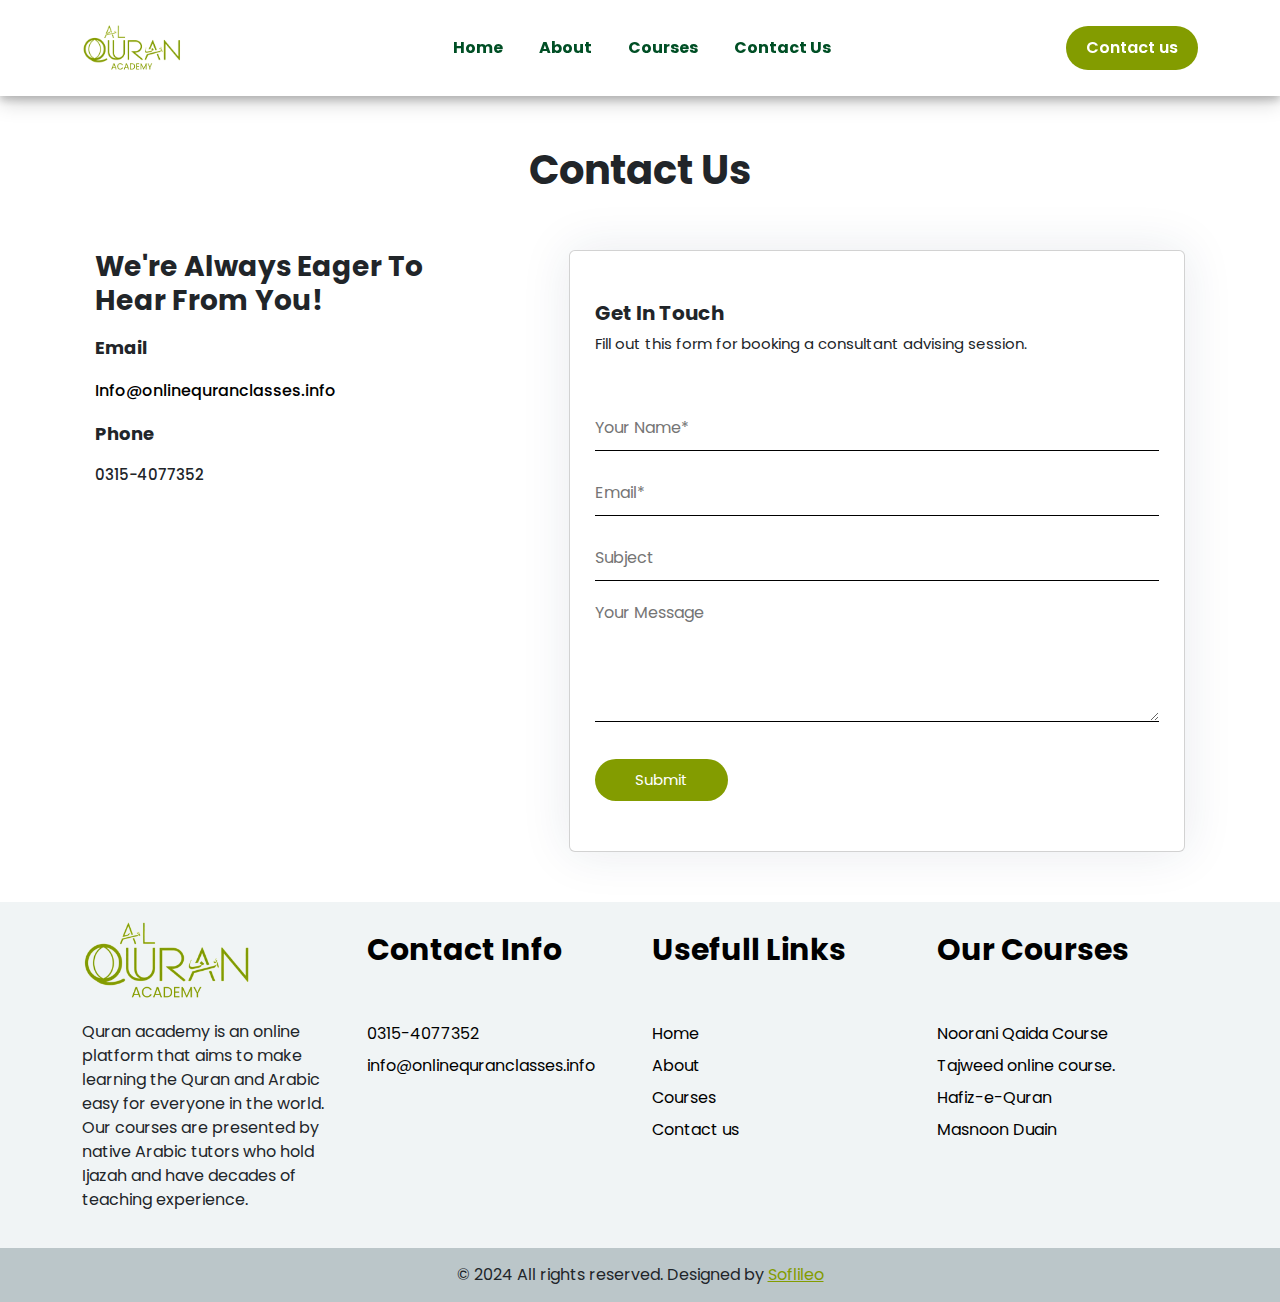
<file: contact.html>
<!DOCTYPE html>
<html lang="en">
<head>
    <meta charset="UTF-8">
    <meta name="viewport" content="width=device-width, initial-scale=1.0">
    <title>Qruaan</title>
    <link rel="stylesheet" href="style.css">
    <link rel="stylesheet" href="https://cdn.jsdelivr.net/npm/bootstrap@5.3.3/dist/css/bootstrap.min.css">
    <link rel="stylesheet" href="https://cdnjs.cloudflare.com/ajax/libs/font-awesome/6.6.0/css/all.min.css"
        integrity="sha512-Kc323vGBEqzTmouAECnVceyQqyqdsSiqLQISBL29aUW4U/M7pSPA/gEUZQqv1cwx4OnYxTxve5UMg5GT6L4JJg=="
        crossorigin="anonymous" referrerpolicy="no-referrer" />
</head>
<body>
    <nav class="navbar navbar-expand-lg ">
        <div class="container">
            <a class="navbar-brand" href="index.html"><img src="./images/Heading (1).png" alt="logo"  width="100px"
                    height="70px"></a>
            <button class="navbar-toggler" type="button" data-bs-toggle="collapse"
                data-bs-target="#navbarSupportedContent" aria-controls="navbarSupportedContent" aria-expanded="false"
                aria-label="Toggle navigation">
                <span class="navbar-toggler-icon"></span>
            </button>
            <div class="collapse navbar-collapse" id="navbarSupportedContent">
                <ul class="navbar-nav mx-auto mb-2 mb-lg-0">
                    <li class="nav-item">
                        <a class="nav-link active" aria-current="page" href="index.html">Home</a>
                    </li>
                    <li class="nav-item">
                        <a class="nav-link" href="about.html">About</a>
                    </li>
                    <li class="nav-item">
                        <a class="nav-link" href="services.html">Courses</a>
                    </li>
                    
                    <li class="nav-item">
                        <a class="nav-link " href="contact.html">Contact Us</a>
                    </li>
                </ul>
                <a href="https://wa.link/qzaypo" class="btn">Contact us</a>
            </div>
        </div>
    </nav>
    <!-- .contactform -->
     <div class="contact ">
     <div class="container-fluid">
        <div class="row text-center">
            <div class="col-lg-12">
                <div class="contact-h">
              <h1>Contact us</h1>
            </div>
        </div>
        </div>
        <div class="row mt-5  gap-5 justify-content-center" >
            <div class="col-lg-4">
                <div class="contact-body">
            <h2>We're Always Eager to Hear From You!</h2>
            <div class="address" id="address1">
                <h2>Email</h2>
                <p><a href="mailto:info@onlinequranclasses.info">Info@onlinequranclasses.info</a></p>
            </div>
            <div class="address">
                <h2>Phone</h2>
                <p>0315-4077352</p>
            </div>
            </div>
        </div>
        <div class="col-lg-6">
            <div class="card">
                <h2>Get In Touch</h2>
                <p>Fill out this form for booking a consultant advising session.</p>
            <form action="">
                <input type="text" placeholder="Your Name*" required><br>
                <input type="text" placeholder="Email*" required><br>
                <input type="text" placeholder="Subject" required><br>
                 <textarea name="" id="" rows="5" placeholder="Your Message"></textarea>
                 <a href=""><button>Submit  <i class="fa-solid fa-arrow-right"></i></button></a>
            </form>
        </div>
        </div>
     </div>
     
</div>
</div>
<section class="footer">
    <div class="container">
        
        <div class="row">
            <div class="col-lg-3">
                <div class="logo">
                    <img src="./images/Heading (1).png" alt="" height="auto" width="170px">
                </div>
                <div class="para">
                    <p>Quran academy is an online platform that aims to make learning the Quran and Arabic easy for
                        everyone in the world. Our courses are presented by native Arabic tutors who hold Ijazah and
                        have decades of teaching experience.</p>
                </div>
            </div>
            <div class="col-lg-3">
                <h2>Contact Info</h2>
                <div class="unlisted">
                    <a href=""><span><i class="fa-solid fa-phone"></i></span> 0315-4077352</a><br>
                    <a href="mailto:info@onlinequranclasses.info"><span><i class="fa-solid fa-envelope"></i></span> info@onlinequranclasses.info</a>
                </div>
            </div>
            <div class="col-lg-3">
                <h2>Usefull Links</h2>
                <div class="unstyled-list">
                    <ul>
                        <li><a href="index.html">Home</a></li>
                        <li><a href="about.html">About</a></li>
                        <li><a href="services.html">Courses</a></li>
                        <li><a href="contact.html">Contact us</a></li>
                    </ul>
                </div>
            </div>
            <div class="col-lg-3">
                <h2>Our Courses</h2>
                <div class="unstyled-list">
                    <ul>
                        <li><a href="services.html">Noorani Qaida Course</a></li>
                        <li><a href="services.html">Tajweed online course.</a></li>
                        <li><a href="services.html">Hafiz-e-Quran</a></li>
                        <li><a href="services.html">Masnoon Duain</a></li>
                    </ul>
                </div>
            </div>
        </div>
       <!-- <div class="row  ">
        <div class="col-lg-12 ">
            
                <div class="social-icon">
                   <a href=""><i class="fa-brands fa-whatsapp w"></i></a> 
                   <a href=""><i class="fab fa-twitter x"></i></a> 
                   <a href=""><i class="fab fa-facebook-f y"></i></a> 

                
            </div>
        </div>
       </div> -->
    </div>

</section>
<section class="right">
    <div class="container">
        <div class="row  text-center">
            <div class="col-lg-12">
                <div class="copyright">
                    <p>© 2024 All rights reserved. Designed by <a href="https://softileo.com/" target="_blank">Soflileo</a></p>
                </div>
            </div>
        </div>
    </div>
</section>
<script src="https://cdn.jsdelivr.net/npm/bootstrap@5.3.3/dist/js/bootstrap.bundle.min.js"></script>
</body>
</html>
</file>
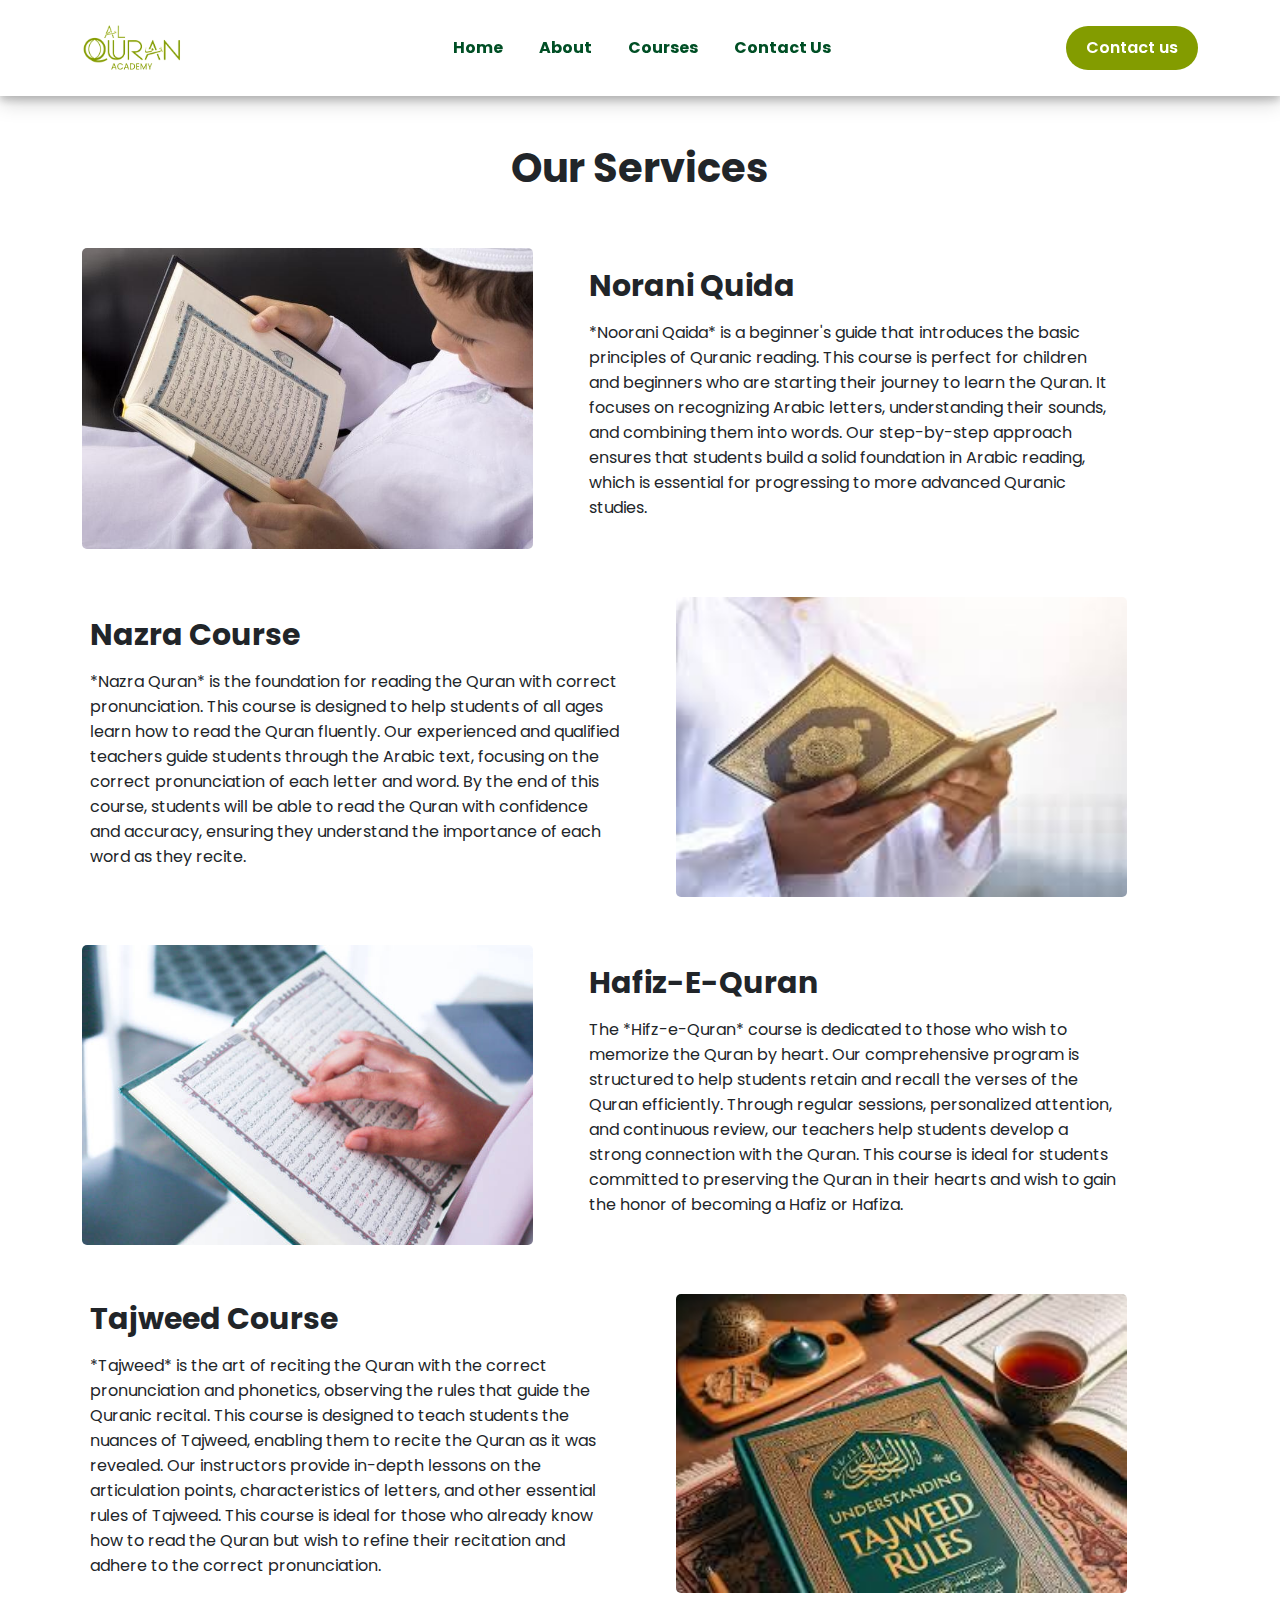
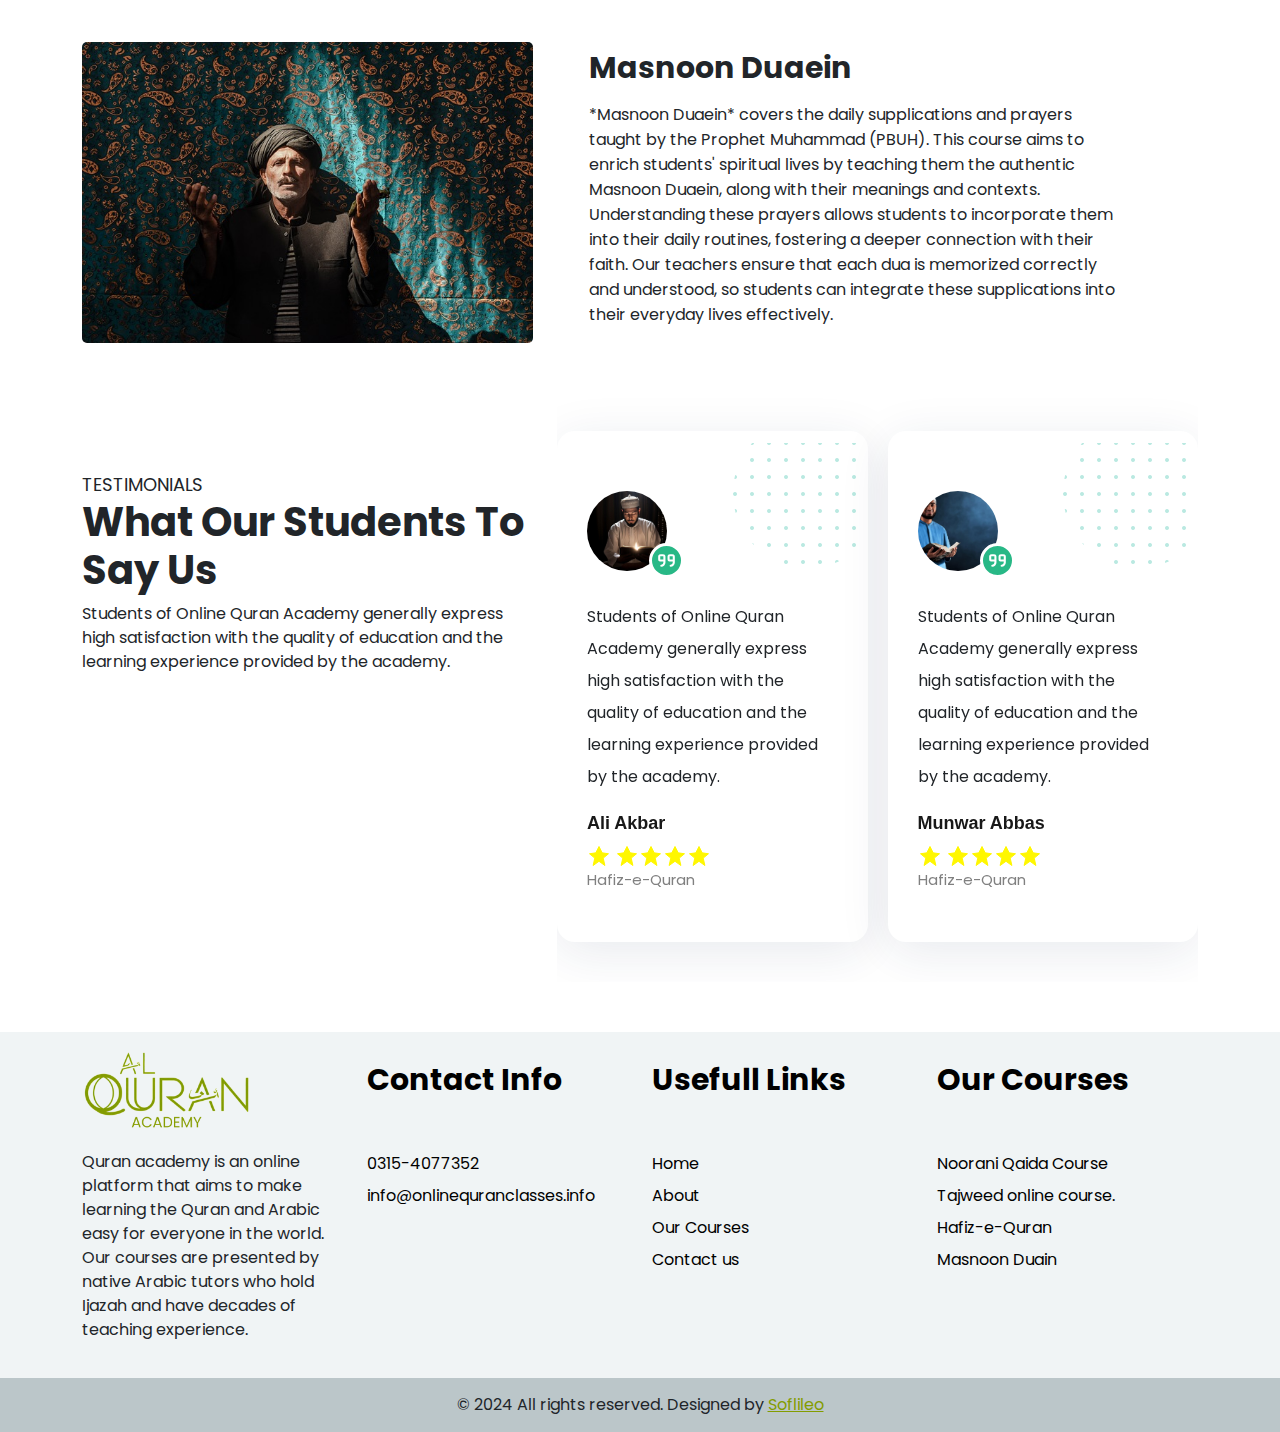
<file: services.html>
<!DOCTYPE html>
<html lang="en">
<head>
    <meta charset="UTF-8">
    <meta name="viewport" content="width=device-width, initial-scale=1.0">
    <title>Qruaan</title>
    <link rel="stylesheet" href="style.css">
    <link rel="stylesheet" href="https://cdn.jsdelivr.net/npm/bootstrap@5.3.3/dist/css/bootstrap.min.css">
    <link rel="stylesheet" href="https://cdnjs.cloudflare.com/ajax/libs/font-awesome/6.6.0/css/all.min.css"
        integrity="sha512-Kc323vGBEqzTmouAECnVceyQqyqdsSiqLQISBL29aUW4U/M7pSPA/gEUZQqv1cwx4OnYxTxve5UMg5GT6L4JJg=="
        crossorigin="anonymous" referrerpolicy="no-referrer" />
</head>
<body>
    <nav class="navbar navbar-expand-lg ">
        <div class="container">
            <a class="navbar-brand" href="index.html"><img src="./images/Heading (1).png" alt="logo"  width="100px"
                    height="70px"></a>
            <button class="navbar-toggler" type="button" data-bs-toggle="collapse"
                data-bs-target="#navbarSupportedContent" aria-controls="navbarSupportedContent" aria-expanded="false"
                aria-label="Toggle navigation">
                <span class="navbar-toggler-icon"></span>
            </button>
            <div class="collapse navbar-collapse" id="navbarSupportedContent">
                <ul class="navbar-nav mx-auto mb-2 mb-lg-0">
                    <li class="nav-item">
                        <a class="nav-link active" aria-current="page" href="index.html">Home</a>
                    </li>
                    <li class="nav-item">
                        <a class="nav-link" href="about.html">About</a>
                    </li>
                    <li class="nav-item">
                        <a class="nav-link" href="services.html">Courses</a>
                    </li>
                   
                    <li class="nav-item">
                        <a class="nav-link " href="contact.html">Contact Us</a>
                    </li>
                </ul>
                <a href="https://wa.link/qzaypo" class="btn">Contact us</a>
            </div>
        </div>
    </nav>
    <!-- services -->
     <div class="service-page mt-5">
        <div class="container">
            <div class="row text-center mt-5">
                <div class="col-lg-12">
                    <div class="services-page-h">
                        <h1>Our Services</h1>
                    </div>
                </div>
            </div>
            <div class="row mt-5 align-items-center gap-4">
                <div class="col-lg-5">
                    <div class="services-page-img">
                        <img src="./images/image3.jpeg" alt="" width="100%">
                    </div>
                </div>
                <div class="col-lg-6">
                    <div class="service-body">
                    <h3>Norani Quida</h3>
                    <p>*Noorani Qaida* is a beginner's guide that introduces the basic principles of Quranic reading. This course is perfect for children and beginners who are starting their journey to learn the Quran. It focuses on recognizing Arabic letters, understanding their sounds, and combining them into words. Our step-by-step approach ensures that students build a solid foundation in Arabic reading, which is essential for progressing to more advanced Quranic studies.

                    </p>
                </div>
            </div>
        </div>
            <div class="row mt-5 align-items-center gap-4">
               
                <div class="col-lg-6">
                    <div class="service-body">
                    <h3>Nazra Course</h3>
                    <p>*Nazra Quran* is the foundation for reading the Quran with correct pronunciation. This course is designed to help students of all ages learn how to read the Quran fluently. Our experienced and qualified teachers guide students through the Arabic text, focusing on the correct pronunciation of each letter and word. By the end of this course, students will be able to read the Quran with confidence and accuracy, ensuring they understand the importance of each word as they recite.


                    </p>
                </div>
            </div>
            <div class="col-lg-5">
                <div class="services-page-img">
                    <img src="./images/images (1).jpeg" alt="" width="100%">
                </div>
            </div>
        </div>
            <div class="row mt-5 align-items-center gap-4">
                <div class="col-lg-5">
                    <div class="services-page-img">
                        <img src="./images/istockphoto-1362856128-612x612.jpg" alt="" width="100%" >
                    </div>
                </div>
                <div class="col-lg-6">
                    <div class="service-body">
                    <h3>Hafiz-e-Quran</h3>
                    <p>The *Hifz-e-Quran* course is dedicated to those who wish to memorize the Quran by heart. Our comprehensive program is structured to help students retain and recall the verses of the Quran efficiently. Through regular sessions, personalized attention, and continuous review, our teachers help students develop a strong connection with the Quran. This course is ideal for students committed to preserving the Quran in their hearts and wish to gain the honor of becoming a Hafiz or Hafiza.

                    </p>
                </div>
            </div>
        </div>
            <div class="row mt-5 align-items-center gap-4">
               
                <div class="col-lg-6">
                    <div class="service-body">
                    <h3>Tajweed Course</h3>
                    <p>*Tajweed* is the art of reciting the Quran with the correct pronunciation and phonetics, observing the rules that guide the Quranic recital. This course is designed to teach students the nuances of Tajweed, enabling them to recite the Quran as it was revealed. Our instructors provide in-depth lessons on the articulation points, characteristics of letters, and other essential rules of Tajweed. This course is ideal for those who already know how to read the Quran but wish to refine their recitation and adhere to the correct pronunciation.


                    </p>
                </div>
            </div>
            <div class="col-lg-5">
                <div class="services-page-img">
                    <img src="./images/images.jpeg" alt="" width="100%">
                </div>
            </div>
        </div>
            <div class="row mt-5 align-items-center gap-4">
                <div class="col-lg-5">
                    <div class="services-page-img">
                        <img src="./images/man-6527045_640.jpg" alt="" width="100%">
                    </div>
                </div>
                <div class="col-lg-6">
                    <div class="service-body">
                    <h3>Masnoon Duaein</h3>
                    <p>*Masnoon Duaein* covers the daily supplications and prayers taught by the Prophet Muhammad (PBUH). This course aims to enrich students' spiritual lives by teaching them the authentic Masnoon Duaein, along with their meanings and contexts. Understanding these prayers allows students to incorporate them into their daily routines, fostering a deeper connection with their faith. Our teachers ensure that each dua is memorized correctly and understood, so students can integrate these supplications into their everyday lives effectively.


                    </p>
                </div>
            </div>
        </div>
     </div>
</div>
<!-- testinomials -->
<section class="TESTIMONIALs mt-5 ">
    <div class="container">
        <div class="row ">
            <div class="col-lg-5">
                <div class="tt-h">
                <span>TESTIMONIALS</span>
                <h1>What Our Students  To Say us</h1>
                <p>Students of Online Quran Academy generally express high satisfaction with the quality of education and the learning experience provided by the academy. </p>
                
            </div>
        </div>
            <div class="col-lg-7">
                <div id="carouselExampleSlidesOnly" class="carousel slide" data-bs-ride="carousel">
                    <div class="carousel-inner">
                        <div class="carousel-item active">
                            <div class="box3">
                                <div class="c-content">
                                    <img src="./images/portrait-arap-man-home-praying-koran-exuding-confidence-style-empathy-ramadam_1089234-3712.jpg" alt="" width="80px" height="80px" style="border-radius: 50%; margin-bottom: 30px; object-fit: cover;">
                                    <div class="f">
                                     <svg width="40px" height="40px" viewBox="0 0 24 24" fill="none" xmlns="http://www.w3.org/2000/svg" stroke="#212083"><g id="SVGRepo_bgCarrier" stroke-width="0"></g><g id="SVGRepo_tracerCarrier" stroke-linecap="round" stroke-linejoin="round"></g><g id="SVGRepo_iconCarrier"> <g id="Edit / Double_Quotes_R"> <path id="Vector" d="M16 17C17.6569 17 19 15.6569 19 14V12.0001M19 12.0001V8.59847C19 8.03951 19 7.7596 18.8911 7.5459C18.7952 7.35774 18.6419 7.20487 18.4537 7.10899C18.2398 7 17.9602 7 17.4001 7H15.6001C15.04 7 14.7598 7 14.5459 7.10899C14.3577 7.20487 14.2049 7.35774 14.109 7.5459C14 7.75981 14 8.04005 14 8.6001V10.4001C14 10.9602 14 11.2398 14.109 11.4537C14.2049 11.6419 14.3577 11.7952 14.5459 11.8911C14.7596 12 15.0395 12 15.5985 12L19 12.0001ZM7 17C8.65685 17 10 15.6569 10 14L10 12.0001M10 12.0001V8.59846C10 8.0395 10 7.7596 9.89111 7.5459C9.79524 7.35774 9.64186 7.20487 9.4537 7.10899C9.23979 7 8.96015 7 8.4001 7H6.6001C6.04005 7 5.75981 7 5.5459 7.10899C5.35774 7.20487 5.20487 7.35774 5.10899 7.5459C5 7.75981 5 8.04005 5 8.6001V10.4001C5 10.9602 5 11.2398 5.10899 11.4537C5.20487 11.6419 5.35774 11.7952 5.5459 11.8911C5.7596 12 6.0395 12 6.59845 12L10 12.0001Z" stroke="#fff" stroke-width="2" stroke-linecap="round" stroke-linejoin="round"></path> </g> </g></svg>
                                    </div>
                                    <div class="c">
                                        <img src="./images/testimonial-1-shape-1.png" alt="">
                                    </div>

                                    <p>Students of Online Quran Academy generally express high satisfaction with the quality of education and the learning experience provided by the academy. </p>
                                    <h3>Ali Akbar</h3>
                                    <div class="t-icon">
                                        <svg fill="#fff700" width="24px" height="24px" viewBox="0 0 24 24" xmlns="http://www.w3.org/2000/svg" stroke="#fff700"><g id="SVGRepo_bgCarrier" stroke-width="0"></g><g id="SVGRepo_tracerCarrier" stroke-linecap="round" stroke-linejoin="round"></g><g id="SVGRepo_iconCarrier"><path d="M21.5,9.757l-5.278,4.354L17.871,21.5,12,17.278,6.129,21.5l1.649-7.389L2.5,9.757l6.333-.924L12,2.5l3.167,6.333Z"></path></g></svg>
                                        <svg fill="#fff700" width="24px" height="24px" viewBox="0 0 24 24" xmlns="http://www.w3.org/2000/svg" stroke="#fff700"><g id="SVGRepo_bgCarrier" stroke-width="0"></g><g id="SVGRepo_tracerCarrier" stroke-linecap="round" stroke-linejoin="round"></g><g id="SVGRepo_iconCarrier"><path d="M21.5,9.757l-5.278,4.354L17.871,21.5,12,17.278,6.129,21.5l1.649-7.389L2.5,9.757l6.333-.924L12,2.5l3.167,6.333Z"></path></g></svg><svg fill="#fff700" width="24px" height="24px" viewBox="0 0 24 24" xmlns="http://www.w3.org/2000/svg" stroke="#fff700"><g id="SVGRepo_bgCarrier" stroke-width="0"></g><g id="SVGRepo_tracerCarrier" stroke-linecap="round" stroke-linejoin="round"></g><g id="SVGRepo_iconCarrier"><path d="M21.5,9.757l-5.278,4.354L17.871,21.5,12,17.278,6.129,21.5l1.649-7.389L2.5,9.757l6.333-.924L12,2.5l3.167,6.333Z"></path></g></svg><svg fill="#fff700" width="24px" height="24px" viewBox="0 0 24 24" xmlns="http://www.w3.org/2000/svg" stroke="#fff700"><g id="SVGRepo_bgCarrier" stroke-width="0"></g><g id="SVGRepo_tracerCarrier" stroke-linecap="round" stroke-linejoin="round"></g><g id="SVGRepo_iconCarrier"><path d="M21.5,9.757l-5.278,4.354L17.871,21.5,12,17.278,6.129,21.5l1.649-7.389L2.5,9.757l6.333-.924L12,2.5l3.167,6.333Z"></path></g></svg><svg fill="#fff700" width="24px" height="24px" viewBox="0 0 24 24" xmlns="http://www.w3.org/2000/svg" stroke="#fff700"><g id="SVGRepo_bgCarrier" stroke-width="0"></g><g id="SVGRepo_tracerCarrier" stroke-linecap="round" stroke-linejoin="round"></g><g id="SVGRepo_iconCarrier"><path d="M21.5,9.757l-5.278,4.354L17.871,21.5,12,17.278,6.129,21.5l1.649-7.389L2.5,9.757l6.333-.924L12,2.5l3.167,6.333Z"></path></g></svg>
                                    </div>
                                    <span>Hafiz-e-Quran</span>
                                </div>
                                <div class="c-content">
                                    <img src="./images/portrait-handsome-young-asian-muslim-man-with-beard-holding-holy-book-quran-smiling-isolated_1024307-4724.jpg" alt="" width="80px" height="80px" style="border-radius: 50%; margin-bottom: 30px;object-fit: cover;">
                                    <div class="f">
                                        <svg width="40px" height="40px" viewBox="0 0 24 24" fill="none" xmlns="http://www.w3.org/2000/svg" stroke="#212083"><g id="SVGRepo_bgCarrier" stroke-width="0"></g><g id="SVGRepo_tracerCarrier" stroke-linecap="round" stroke-linejoin="round"></g><g id="SVGRepo_iconCarrier"> <g id="Edit / Double_Quotes_R"> <path id="Vector" d="M16 17C17.6569 17 19 15.6569 19 14V12.0001M19 12.0001V8.59847C19 8.03951 19 7.7596 18.8911 7.5459C18.7952 7.35774 18.6419 7.20487 18.4537 7.10899C18.2398 7 17.9602 7 17.4001 7H15.6001C15.04 7 14.7598 7 14.5459 7.10899C14.3577 7.20487 14.2049 7.35774 14.109 7.5459C14 7.75981 14 8.04005 14 8.6001V10.4001C14 10.9602 14 11.2398 14.109 11.4537C14.2049 11.6419 14.3577 11.7952 14.5459 11.8911C14.7596 12 15.0395 12 15.5985 12L19 12.0001ZM7 17C8.65685 17 10 15.6569 10 14L10 12.0001M10 12.0001V8.59846C10 8.0395 10 7.7596 9.89111 7.5459C9.79524 7.35774 9.64186 7.20487 9.4537 7.10899C9.23979 7 8.96015 7 8.4001 7H6.6001C6.04005 7 5.75981 7 5.5459 7.10899C5.35774 7.20487 5.20487 7.35774 5.10899 7.5459C5 7.75981 5 8.04005 5 8.6001V10.4001C5 10.9602 5 11.2398 5.10899 11.4537C5.20487 11.6419 5.35774 11.7952 5.5459 11.8911C5.7596 12 6.0395 12 6.59845 12L10 12.0001Z" stroke="#fff" stroke-width="2" stroke-linecap="round" stroke-linejoin="round"></path> </g> </g></svg>
                                    </div>
                                    <div class="c">
                                        <img src="./images/testimonial-1-shape-1.png" alt="">
                                    </div>
                                    <p>Students of  Online Quran Academy generally express high satisfaction with the quality of education and the learning experience provided by the academy. </p>
                                    <h3>Munwar Abbas</h3>
                                    <div class="t-icon">
                                        <svg fill="#fff700" width="24px" height="24px" viewBox="0 0 24 24" xmlns="http://www.w3.org/2000/svg" stroke="#fff700"><g id="SVGRepo_bgCarrier" stroke-width="0"></g><g id="SVGRepo_tracerCarrier" stroke-linecap="round" stroke-linejoin="round"></g><g id="SVGRepo_iconCarrier"><path d="M21.5,9.757l-5.278,4.354L17.871,21.5,12,17.278,6.129,21.5l1.649-7.389L2.5,9.757l6.333-.924L12,2.5l3.167,6.333Z"></path></g></svg>
                                        <svg fill="#fff700" width="24px" height="24px" viewBox="0 0 24 24" xmlns="http://www.w3.org/2000/svg" stroke="#fff700"><g id="SVGRepo_bgCarrier" stroke-width="0"></g><g id="SVGRepo_tracerCarrier" stroke-linecap="round" stroke-linejoin="round"></g><g id="SVGRepo_iconCarrier"><path d="M21.5,9.757l-5.278,4.354L17.871,21.5,12,17.278,6.129,21.5l1.649-7.389L2.5,9.757l6.333-.924L12,2.5l3.167,6.333Z"></path></g></svg><svg fill="#fff700" width="24px" height="24px" viewBox="0 0 24 24" xmlns="http://www.w3.org/2000/svg" stroke="#fff700"><g id="SVGRepo_bgCarrier" stroke-width="0"></g><g id="SVGRepo_tracerCarrier" stroke-linecap="round" stroke-linejoin="round"></g><g id="SVGRepo_iconCarrier"><path d="M21.5,9.757l-5.278,4.354L17.871,21.5,12,17.278,6.129,21.5l1.649-7.389L2.5,9.757l6.333-.924L12,2.5l3.167,6.333Z"></path></g></svg><svg fill="#fff700" width="24px" height="24px" viewBox="0 0 24 24" xmlns="http://www.w3.org/2000/svg" stroke="#fff700"><g id="SVGRepo_bgCarrier" stroke-width="0"></g><g id="SVGRepo_tracerCarrier" stroke-linecap="round" stroke-linejoin="round"></g><g id="SVGRepo_iconCarrier"><path d="M21.5,9.757l-5.278,4.354L17.871,21.5,12,17.278,6.129,21.5l1.649-7.389L2.5,9.757l6.333-.924L12,2.5l3.167,6.333Z"></path></g></svg><svg fill="#fff700" width="24px" height="24px" viewBox="0 0 24 24" xmlns="http://www.w3.org/2000/svg" stroke="#fff700"><g id="SVGRepo_bgCarrier" stroke-width="0"></g><g id="SVGRepo_tracerCarrier" stroke-linecap="round" stroke-linejoin="round"></g><g id="SVGRepo_iconCarrier"><path d="M21.5,9.757l-5.278,4.354L17.871,21.5,12,17.278,6.129,21.5l1.649-7.389L2.5,9.757l6.333-.924L12,2.5l3.167,6.333Z"></path></g></svg>
                                    </div>
                                    <span>Hafiz-e-Quran</span>
                                </div>
                               

                            </div>
                        </div>
                        <div class="carousel-item">
                            <div class="box3">
                                <div class="c-content">
                                    <img src="./images/man-is-standing-front-window-with-quran-titled-man_921485-386.jpg" alt="" width="80px" height="80px" style="border-radius: 50%; margin-bottom: 30px; object-fit: cover;">
                                    <div class="f">
                                        <svg width="40px" height="40px" viewBox="0 0 24 24" fill="none" xmlns="http://www.w3.org/2000/svg" stroke="#212083"><g id="SVGRepo_bgCarrier" stroke-width="0"></g><g id="SVGRepo_tracerCarrier" stroke-linecap="round" stroke-linejoin="round"></g><g id="SVGRepo_iconCarrier"> <g id="Edit / Double_Quotes_R"> <path id="Vector" d="M16 17C17.6569 17 19 15.6569 19 14V12.0001M19 12.0001V8.59847C19 8.03951 19 7.7596 18.8911 7.5459C18.7952 7.35774 18.6419 7.20487 18.4537 7.10899C18.2398 7 17.9602 7 17.4001 7H15.6001C15.04 7 14.7598 7 14.5459 7.10899C14.3577 7.20487 14.2049 7.35774 14.109 7.5459C14 7.75981 14 8.04005 14 8.6001V10.4001C14 10.9602 14 11.2398 14.109 11.4537C14.2049 11.6419 14.3577 11.7952 14.5459 11.8911C14.7596 12 15.0395 12 15.5985 12L19 12.0001ZM7 17C8.65685 17 10 15.6569 10 14L10 12.0001M10 12.0001V8.59846C10 8.0395 10 7.7596 9.89111 7.5459C9.79524 7.35774 9.64186 7.20487 9.4537 7.10899C9.23979 7 8.96015 7 8.4001 7H6.6001C6.04005 7 5.75981 7 5.5459 7.10899C5.35774 7.20487 5.20487 7.35774 5.10899 7.5459C5 7.75981 5 8.04005 5 8.6001V10.4001C5 10.9602 5 11.2398 5.10899 11.4537C5.20487 11.6419 5.35774 11.7952 5.5459 11.8911C5.7596 12 6.0395 12 6.59845 12L10 12.0001Z" stroke="#fff" stroke-width="2" stroke-linecap="round" stroke-linejoin="round"></path> </g> </g></svg>
                                    </div>
                                    <div class="c">
                                        <img src="./images/testimonial-1-shape-1.png" alt="">
                                    </div>
                                    <p>Students of  Online Quran Academy generally express high satisfaction with the quality of education and the learning experience provided by the academy. </p>
                                    <h3>Saeed Iqbal</h3>
                                    <div class="t-icon">
                                        <svg fill="#fff700" width="24px" height="24px" viewBox="0 0 24 24" xmlns="http://www.w3.org/2000/svg" stroke="#fff700"><g id="SVGRepo_bgCarrier" stroke-width="0"></g><g id="SVGRepo_tracerCarrier" stroke-linecap="round" stroke-linejoin="round"></g><g id="SVGRepo_iconCarrier"><path d="M21.5,9.757l-5.278,4.354L17.871,21.5,12,17.278,6.129,21.5l1.649-7.389L2.5,9.757l6.333-.924L12,2.5l3.167,6.333Z"></path></g></svg>
                                        <svg fill="#fff700" width="24px" height="24px" viewBox="0 0 24 24" xmlns="http://www.w3.org/2000/svg" stroke="#fff700"><g id="SVGRepo_bgCarrier" stroke-width="0"></g><g id="SVGRepo_tracerCarrier" stroke-linecap="round" stroke-linejoin="round"></g><g id="SVGRepo_iconCarrier"><path d="M21.5,9.757l-5.278,4.354L17.871,21.5,12,17.278,6.129,21.5l1.649-7.389L2.5,9.757l6.333-.924L12,2.5l3.167,6.333Z"></path></g></svg><svg fill="#fff700" width="24px" height="24px" viewBox="0 0 24 24" xmlns="http://www.w3.org/2000/svg" stroke="#fff700"><g id="SVGRepo_bgCarrier" stroke-width="0"></g><g id="SVGRepo_tracerCarrier" stroke-linecap="round" stroke-linejoin="round"></g><g id="SVGRepo_iconCarrier"><path d="M21.5,9.757l-5.278,4.354L17.871,21.5,12,17.278,6.129,21.5l1.649-7.389L2.5,9.757l6.333-.924L12,2.5l3.167,6.333Z"></path></g></svg><svg fill="#fff700" width="24px" height="24px" viewBox="0 0 24 24" xmlns="http://www.w3.org/2000/svg" stroke="#fff700"><g id="SVGRepo_bgCarrier" stroke-width="0"></g><g id="SVGRepo_tracerCarrier" stroke-linecap="round" stroke-linejoin="round"></g><g id="SVGRepo_iconCarrier"><path d="M21.5,9.757l-5.278,4.354L17.871,21.5,12,17.278,6.129,21.5l1.649-7.389L2.5,9.757l6.333-.924L12,2.5l3.167,6.333Z"></path></g></svg><svg fill="#fff700" width="24px" height="24px" viewBox="0 0 24 24" xmlns="http://www.w3.org/2000/svg" stroke="#fff700"><g id="SVGRepo_bgCarrier" stroke-width="0"></g><g id="SVGRepo_tracerCarrier" stroke-linecap="round" stroke-linejoin="round"></g><g id="SVGRepo_iconCarrier"><path d="M21.5,9.757l-5.278,4.354L17.871,21.5,12,17.278,6.129,21.5l1.649-7.389L2.5,9.757l6.333-.924L12,2.5l3.167,6.333Z"></path></g></svg>
                                    </div>
                                    <span>Hafiz-e-Quran</span>
                                </div>
                                <div class="c-content">
                                    <img src="./images/ramadam-event-arabic-man-standing-with-quran-prayer-beads_23-2148444064.avif" alt="" width="80px" height="80px" style="border-radius: 50%; margin-bottom: 30px;object-fit: cover;">
                                    <div class="f">
                                        <svg width="40px" height="40px" viewBox="0 0 24 24" fill="none" xmlns="http://www.w3.org/2000/svg" stroke="#212083"><g id="SVGRepo_bgCarrier" stroke-width="0"></g><g id="SVGRepo_tracerCarrier" stroke-linecap="round" stroke-linejoin="round"></g><g id="SVGRepo_iconCarrier"> <g id="Edit / Double_Quotes_R"> <path id="Vector" d="M16 17C17.6569 17 19 15.6569 19 14V12.0001M19 12.0001V8.59847C19 8.03951 19 7.7596 18.8911 7.5459C18.7952 7.35774 18.6419 7.20487 18.4537 7.10899C18.2398 7 17.9602 7 17.4001 7H15.6001C15.04 7 14.7598 7 14.5459 7.10899C14.3577 7.20487 14.2049 7.35774 14.109 7.5459C14 7.75981 14 8.04005 14 8.6001V10.4001C14 10.9602 14 11.2398 14.109 11.4537C14.2049 11.6419 14.3577 11.7952 14.5459 11.8911C14.7596 12 15.0395 12 15.5985 12L19 12.0001ZM7 17C8.65685 17 10 15.6569 10 14L10 12.0001M10 12.0001V8.59846C10 8.0395 10 7.7596 9.89111 7.5459C9.79524 7.35774 9.64186 7.20487 9.4537 7.10899C9.23979 7 8.96015 7 8.4001 7H6.6001C6.04005 7 5.75981 7 5.5459 7.10899C5.35774 7.20487 5.20487 7.35774 5.10899 7.5459C5 7.75981 5 8.04005 5 8.6001V10.4001C5 10.9602 5 11.2398 5.10899 11.4537C5.20487 11.6419 5.35774 11.7952 5.5459 11.8911C5.7596 12 6.0395 12 6.59845 12L10 12.0001Z" stroke="#fff" stroke-width="2" stroke-linecap="round" stroke-linejoin="round"></path> </g> </g></svg>
                                    </div>
                                    <div class="c">
                                        <img src="./images/testimonial-1-shape-1.png" alt="">
                                    </div>
                                    <p>Students of  Online Quran Academy generally express high satisfaction with the quality of education and the learning experience provided by the academy. </p>
                                    <h3>Waqar Ali</h3>
                                    <div class="t-icon">
                                        <svg fill="#fff700" width="24px" height="24px" viewBox="0 0 24 24" xmlns="http://www.w3.org/2000/svg" stroke="#fff700"><g id="SVGRepo_bgCarrier" stroke-width="0"></g><g id="SVGRepo_tracerCarrier" stroke-linecap="round" stroke-linejoin="round"></g><g id="SVGRepo_iconCarrier"><path d="M21.5,9.757l-5.278,4.354L17.871,21.5,12,17.278,6.129,21.5l1.649-7.389L2.5,9.757l6.333-.924L12,2.5l3.167,6.333Z"></path></g></svg>
                                        <svg fill="#fff700" width="24px" height="24px" viewBox="0 0 24 24" xmlns="http://www.w3.org/2000/svg" stroke="#fff700"><g id="SVGRepo_bgCarrier" stroke-width="0"></g><g id="SVGRepo_tracerCarrier" stroke-linecap="round" stroke-linejoin="round"></g><g id="SVGRepo_iconCarrier"><path d="M21.5,9.757l-5.278,4.354L17.871,21.5,12,17.278,6.129,21.5l1.649-7.389L2.5,9.757l6.333-.924L12,2.5l3.167,6.333Z"></path></g></svg><svg fill="#fff700" width="24px" height="24px" viewBox="0 0 24 24" xmlns="http://www.w3.org/2000/svg" stroke="#fff700"><g id="SVGRepo_bgCarrier" stroke-width="0"></g><g id="SVGRepo_tracerCarrier" stroke-linecap="round" stroke-linejoin="round"></g><g id="SVGRepo_iconCarrier"><path d="M21.5,9.757l-5.278,4.354L17.871,21.5,12,17.278,6.129,21.5l1.649-7.389L2.5,9.757l6.333-.924L12,2.5l3.167,6.333Z"></path></g></svg><svg fill="#fff700" width="24px" height="24px" viewBox="0 0 24 24" xmlns="http://www.w3.org/2000/svg" stroke="#fff700"><g id="SVGRepo_bgCarrier" stroke-width="0"></g><g id="SVGRepo_tracerCarrier" stroke-linecap="round" stroke-linejoin="round"></g><g id="SVGRepo_iconCarrier"><path d="M21.5,9.757l-5.278,4.354L17.871,21.5,12,17.278,6.129,21.5l1.649-7.389L2.5,9.757l6.333-.924L12,2.5l3.167,6.333Z"></path></g></svg><svg fill="#fff700" width="24px" height="24px" viewBox="0 0 24 24" xmlns="http://www.w3.org/2000/svg" stroke="#fff700"><g id="SVGRepo_bgCarrier" stroke-width="0"></g><g id="SVGRepo_tracerCarrier" stroke-linecap="round" stroke-linejoin="round"></g><g id="SVGRepo_iconCarrier"><path d="M21.5,9.757l-5.278,4.354L17.871,21.5,12,17.278,6.129,21.5l1.649-7.389L2.5,9.757l6.333-.924L12,2.5l3.167,6.333Z"></path></g></svg>
                                    </div>
                                    <span>Hafiz-e-Quran</span>
                                </div>

                            </div>
                        </div>
                        <div class="carousel-item">
                            <div class="box3">

                                <div class="c-content">
                                    <img src="./images/ramadam-event-arabic-man-standing-with-quran-prayer-beads_23-2148444064.avif" alt="" width="80px" height="80px" style="border-radius: 50% ; margin-bottom: 30px;object-fit: cover;">
                                    <div class="f">
                                        <svg width="40px" height="40px" viewBox="0 0 24 24" fill="none" xmlns="http://www.w3.org/2000/svg" stroke="#212083"><g id="SVGRepo_bgCarrier" stroke-width="0"></g><g id="SVGRepo_tracerCarrier" stroke-linecap="round" stroke-linejoin="round"></g><g id="SVGRepo_iconCarrier"> <g id="Edit / Double_Quotes_R"> <path id="Vector" d="M16 17C17.6569 17 19 15.6569 19 14V12.0001M19 12.0001V8.59847C19 8.03951 19 7.7596 18.8911 7.5459C18.7952 7.35774 18.6419 7.20487 18.4537 7.10899C18.2398 7 17.9602 7 17.4001 7H15.6001C15.04 7 14.7598 7 14.5459 7.10899C14.3577 7.20487 14.2049 7.35774 14.109 7.5459C14 7.75981 14 8.04005 14 8.6001V10.4001C14 10.9602 14 11.2398 14.109 11.4537C14.2049 11.6419 14.3577 11.7952 14.5459 11.8911C14.7596 12 15.0395 12 15.5985 12L19 12.0001ZM7 17C8.65685 17 10 15.6569 10 14L10 12.0001M10 12.0001V8.59846C10 8.0395 10 7.7596 9.89111 7.5459C9.79524 7.35774 9.64186 7.20487 9.4537 7.10899C9.23979 7 8.96015 7 8.4001 7H6.6001C6.04005 7 5.75981 7 5.5459 7.10899C5.35774 7.20487 5.20487 7.35774 5.10899 7.5459C5 7.75981 5 8.04005 5 8.6001V10.4001C5 10.9602 5 11.2398 5.10899 11.4537C5.20487 11.6419 5.35774 11.7952 5.5459 11.8911C5.7596 12 6.0395 12 6.59845 12L10 12.0001Z" stroke="#fff" stroke-width="2" stroke-linecap="round" stroke-linejoin="round"></path> </g> </g></svg>
                                    </div>
                                    <div class="c">
                                        <img src="./images/testimonial-1-shape-1.png" alt="">
                                    </div>
                                    <p>Students of Online Quran Academy generally express high satisfaction with the quality of education and the learning experience provided by the academy. 
                                    </p>
                                    <h3>Waqas Ahmad</h3>
                                    <div class="t-icon">
                                        <svg fill="#fff700" width="24px" height="24px" viewBox="0 0 24 24" xmlns="http://www.w3.org/2000/svg" stroke="#fff700"><g id="SVGRepo_bgCarrier" stroke-width="0"></g><g id="SVGRepo_tracerCarrier" stroke-linecap="round" stroke-linejoin="round"></g><g id="SVGRepo_iconCarrier"><path d="M21.5,9.757l-5.278,4.354L17.871,21.5,12,17.278,6.129,21.5l1.649-7.389L2.5,9.757l6.333-.924L12,2.5l3.167,6.333Z"></path></g></svg>
                                        <svg fill="#fff700" width="24px" height="24px" viewBox="0 0 24 24" xmlns="http://www.w3.org/2000/svg" stroke="#fff700"><g id="SVGRepo_bgCarrier" stroke-width="0"></g><g id="SVGRepo_tracerCarrier" stroke-linecap="round" stroke-linejoin="round"></g><g id="SVGRepo_iconCarrier"><path d="M21.5,9.757l-5.278,4.354L17.871,21.5,12,17.278,6.129,21.5l1.649-7.389L2.5,9.757l6.333-.924L12,2.5l3.167,6.333Z"></path></g></svg><svg fill="#fff700" width="24px" height="24px" viewBox="0 0 24 24" xmlns="http://www.w3.org/2000/svg" stroke="#fff700"><g id="SVGRepo_bgCarrier" stroke-width="0"></g><g id="SVGRepo_tracerCarrier" stroke-linecap="round" stroke-linejoin="round"></g><g id="SVGRepo_iconCarrier"><path d="M21.5,9.757l-5.278,4.354L17.871,21.5,12,17.278,6.129,21.5l1.649-7.389L2.5,9.757l6.333-.924L12,2.5l3.167,6.333Z"></path></g></svg><svg fill="#fff700" width="24px" height="24px" viewBox="0 0 24 24" xmlns="http://www.w3.org/2000/svg" stroke="#fff700"><g id="SVGRepo_bgCarrier" stroke-width="0"></g><g id="SVGRepo_tracerCarrier" stroke-linecap="round" stroke-linejoin="round"></g><g id="SVGRepo_iconCarrier"><path d="M21.5,9.757l-5.278,4.354L17.871,21.5,12,17.278,6.129,21.5l1.649-7.389L2.5,9.757l6.333-.924L12,2.5l3.167,6.333Z"></path></g></svg><svg fill="#fff700" width="24px" height="24px" viewBox="0 0 24 24" xmlns="http://www.w3.org/2000/svg" stroke="#fff700"><g id="SVGRepo_bgCarrier" stroke-width="0"></g><g id="SVGRepo_tracerCarrier" stroke-linecap="round" stroke-linejoin="round"></g><g id="SVGRepo_iconCarrier"><path d="M21.5,9.757l-5.278,4.354L17.871,21.5,12,17.278,6.129,21.5l1.649-7.389L2.5,9.757l6.333-.924L12,2.5l3.167,6.333Z"></path></g></svg>
                                    </div>
                                    <span>Hafiz-e-Quran</span>
                                </div>
                                <div class="c-content">
                                    <img src="./images/muslim-man-is-reading-quran-with-mosque-landscape-background_530816-1318.jpg" alt="" width="80px" height="80px" style="border-radius: 50%; margin-bottom: 30px;">
                                    <div class="f">
                                        <svg width="40px" height="40px" viewBox="0 0 24 24" fill="none" xmlns="http://www.w3.org/2000/svg" stroke="#212083"><g id="SVGRepo_bgCarrier" stroke-width="0"></g><g id="SVGRepo_tracerCarrier" stroke-linecap="round" stroke-linejoin="round"></g><g id="SVGRepo_iconCarrier"> <g id="Edit / Double_Quotes_R"> <path id="Vector" d="M16 17C17.6569 17 19 15.6569 19 14V12.0001M19 12.0001V8.59847C19 8.03951 19 7.7596 18.8911 7.5459C18.7952 7.35774 18.6419 7.20487 18.4537 7.10899C18.2398 7 17.9602 7 17.4001 7H15.6001C15.04 7 14.7598 7 14.5459 7.10899C14.3577 7.20487 14.2049 7.35774 14.109 7.5459C14 7.75981 14 8.04005 14 8.6001V10.4001C14 10.9602 14 11.2398 14.109 11.4537C14.2049 11.6419 14.3577 11.7952 14.5459 11.8911C14.7596 12 15.0395 12 15.5985 12L19 12.0001ZM7 17C8.65685 17 10 15.6569 10 14L10 12.0001M10 12.0001V8.59846C10 8.0395 10 7.7596 9.89111 7.5459C9.79524 7.35774 9.64186 7.20487 9.4537 7.10899C9.23979 7 8.96015 7 8.4001 7H6.6001C6.04005 7 5.75981 7 5.5459 7.10899C5.35774 7.20487 5.20487 7.35774 5.10899 7.5459C5 7.75981 5 8.04005 5 8.6001V10.4001C5 10.9602 5 11.2398 5.10899 11.4537C5.20487 11.6419 5.35774 11.7952 5.5459 11.8911C5.7596 12 6.0395 12 6.59845 12L10 12.0001Z" stroke="#fff" stroke-width="2" stroke-linecap="round" stroke-linejoin="round"></path> </g> </g></svg>
                                    </div>
                                    <div class="c">
                                        <img src="./images/testimonial-1-shape-1.png" alt="">
                                    </div>
                                    <p>Students of Online Quran Academy generally express high satisfaction with the quality of education and the learning experience provided by the academy. </p>
                                    <h3>Muhammad ali</h3>
                                    <div class="t-icon">
                                        <svg fill="#fff700" width="24px" height="24px" viewBox="0 0 24 24" xmlns="http://www.w3.org/2000/svg" stroke="#fff700"><g id="SVGRepo_bgCarrier" stroke-width="0"></g><g id="SVGRepo_tracerCarrier" stroke-linecap="round" stroke-linejoin="round"></g><g id="SVGRepo_iconCarrier"><path d="M21.5,9.757l-5.278,4.354L17.871,21.5,12,17.278,6.129,21.5l1.649-7.389L2.5,9.757l6.333-.924L12,2.5l3.167,6.333Z"></path></g></svg>
                                        <svg fill="#fff700" width="24px" height="24px" viewBox="0 0 24 24" xmlns="http://www.w3.org/2000/svg" stroke="#fff700"><g id="SVGRepo_bgCarrier" stroke-width="0"></g><g id="SVGRepo_tracerCarrier" stroke-linecap="round" stroke-linejoin="round"></g><g id="SVGRepo_iconCarrier"><path d="M21.5,9.757l-5.278,4.354L17.871,21.5,12,17.278,6.129,21.5l1.649-7.389L2.5,9.757l6.333-.924L12,2.5l3.167,6.333Z"></path></g></svg><svg fill="#fff700" width="24px" height="24px" viewBox="0 0 24 24" xmlns="http://www.w3.org/2000/svg" stroke="#fff700"><g id="SVGRepo_bgCarrier" stroke-width="0"></g><g id="SVGRepo_tracerCarrier" stroke-linecap="round" stroke-linejoin="round"></g><g id="SVGRepo_iconCarrier"><path d="M21.5,9.757l-5.278,4.354L17.871,21.5,12,17.278,6.129,21.5l1.649-7.389L2.5,9.757l6.333-.924L12,2.5l3.167,6.333Z"></path></g></svg><svg fill="#fff700" width="24px" height="24px" viewBox="0 0 24 24" xmlns="http://www.w3.org/2000/svg" stroke="#fff700"><g id="SVGRepo_bgCarrier" stroke-width="0"></g><g id="SVGRepo_tracerCarrier" stroke-linecap="round" stroke-linejoin="round"></g><g id="SVGRepo_iconCarrier"><path d="M21.5,9.757l-5.278,4.354L17.871,21.5,12,17.278,6.129,21.5l1.649-7.389L2.5,9.757l6.333-.924L12,2.5l3.167,6.333Z"></path></g></svg><svg fill="#fff700" width="24px" height="24px" viewBox="0 0 24 24" xmlns="http://www.w3.org/2000/svg" stroke="#fff700"><g id="SVGRepo_bgCarrier" stroke-width="0"></g><g id="SVGRepo_tracerCarrier" stroke-linecap="round" stroke-linejoin="round"></g><g id="SVGRepo_iconCarrier"><path d="M21.5,9.757l-5.278,4.354L17.871,21.5,12,17.278,6.129,21.5l1.649-7.389L2.5,9.757l6.333-.924L12,2.5l3.167,6.333Z"></path></g></svg>
                                    </div>
                                    <span>Hafiz-e-Quran</span>
                                </div>
                            </div>
                        </div>
                    </div>
                </div>
            </div>
        </div>

    </div>
</section>
<!-- footer -->
<section class="footer">
    <div class="container">
        
        <div class="row">
            <div class="col-lg-3">
                <div class="logo">
                    <img src="./images/Heading (1).png" alt="" height="auto" width="170px">
                </div>
                <div class="para">
                    <p>Quran academy is an online platform that aims to make learning the Quran and Arabic easy for
                        everyone in the world. Our courses are presented by native Arabic tutors who hold Ijazah and
                        have decades of teaching experience.</p>
                </div>
            </div>
            <div class="col-lg-3">
                <h2>Contact Info</h2>
                <div class="unlisted">
                    <a href=""><span><i class="fa-solid fa-phone"></i></span> 0315-4077352</a><br>
                    <a href="mailto:info@onlinequranclasses.info"><span><i class="fa-solid fa-envelope"></i></span> info@onlinequranclasses.info</a>
                </div>
            </div>
            <div class="col-lg-3">
                <h2>Usefull Links</h2>
                <div class="unstyled-list">
                    <ul>
                        <li><a href="index.html">Home</a></li>
                        <li><a href="about.html">About</a></li>
                        <li><a href="services.html">Our Courses</a></li>
                        <li><a href="contact.html">Contact us</a></li>
                    </ul>
                </div>
            </div>
            <div class="col-lg-3">
                <h2>Our Courses</h2>
                <div class="unstyled-list">
                    <ul>
                        <li><a href="services.html">Noorani Qaida Course</a></li>
                        <li><a href="services.html">Tajweed online course.</a></li>
                        <li><a href="services.html">Hafiz-e-Quran</a></li>
                        <li><a href="services.html">Masnoon Duain</a></li>
                    </ul>
                </div>
            </div>
        </div>
       
    </div>

</section>
<section class="right">
    <div class="container">
        <div class="row  text-center">
            <div class="col-lg-12">
                <div class="copyright">
                    <p>© 2024 All rights reserved. Designed by <a href="https://softileo.com/ "target="_blank" >Soflileo</a></p>
                </div>
            </div>
        </div>
    </div>
</section>
<script src="https://cdn.jsdelivr.net/npm/bootstrap@5.3.3/dist/js/bootstrap.bundle.min.js"></script>
</body>
</html>
</file>
<file: style.css>
@import url('https://fonts.googleapis.com/css2?family=Poppins:ital,wght@0,100;0,200;0,300;0,400;0,500;0,600;0,700;0,800;0,900;1,100;1,200;1,300;1,400;1,500;1,600;1,700;1,800;1,900&display=swap');
@import url('https://fonts.googleapis.com/css2?family=League+Spartan:wght@100..900&display=swap');
@font-face {
    font-family: "Gilroy";
    src: url(/fonts/font\ \(1\).ttf) format('ttf');
    src: url(/fonts/font\ \(2\).ttf) format('ttf');

}
*{
    margin: 0;
    padding: 0;
    box-sizing: border-box;

}
p{
    font-family:"Poppins",sans-serif !important ;
    color: #212529 !important;
}
h1,h2,h3,h4,h5,h6{
    text-transform: capitalize !important;
}
body{
    font-family: "Poppins",sans-serif !important;
}
.navbar{
    background-color: #ffffff !important;
    position: sticky !important;
    top: 0px !important;
    z-index: 999;
    box-shadow: 0 4px 8px 0 rgba(0, 0, 0, 0.2), 0 6px 20px 0 rgba(0,0,0,0.19) !important;
  
}
.navbar-brand img{
    object-fit: contain;
    
}
.nav-item{
    margin-left: 20px !important;
    font-size: 16px;
    font-weight: 700;
    font-family: "Poppins", sans-serif !important;
}
.nav-item .nav-link{
    color: #004f25 !important;
    transition: 0.5s; 
    position: relative;
}
.nav-item .nav-link:hover{
    color: #E1AC52!important;
}
.navbar  .btn{
    padding: 10px 20px;
    /* border-radius: 90px; */
    background-color: #839c00;
    color: white;
    font-size: 16px;
    font-weight: 600;
    border: none;
    border-radius: 90px;
}
.navbar .btn:hover{
    background-color: #E1AC52;
    color: white;
    

}
/* hersection */
.hero-section{
    background-color: #f4f4f4f4;
    height: 90vh;
}
.hero-h h1{
    font-size: 44px;
    font-weight: 700;
    padding: 10px 0px;
    font-family: "Poppins",sans-serif !important;
}
.hero-p p{
    font-size: 16px;
    font-family: "Poppins",sans-serif !important;
    line-height: 25px;
    color: #181818;

}
.hero-section .btn{
    background-color:#839c00;
    color: white;
    padding: 10px 30px;
    border-radius: 90px;
}
.hero-section .btn:hover{
    background-color:#E1AC52 ;
    color: white;
}
.hero-section .card-1{
   
    justify-content: center;
    align-items: center;
    background:#839c00;
  
    text-align: center;
    border-radius: 0px;
    padding: 30px ;
    
    border: none;

    border-style: solid;
    border-width: 0px 1px 0px 0px;
    border-color: #FFFFFF26;
    
    
}.hero-section .card-2{
   
    justify-content: center;
    align-items: center;
    background:#839c00;
    border: none;
    
    text-align: center;
    border-radius: 0px;
  
    padding: 30px;
    

    border-style: solid;
    border-width: 0px 1px 0px 0px;
    border-color: #FFFFFF26;
    
    
}
.hero-section .card-3{
   
    justify-content: center;
    align-items: center;
    background:#839c00;
   border: none;
    text-align: center;
    border-radius: 0px;
    
   
    padding: 30px;
   


    border-style: solid;
    border-width: 0px 1px 0px 0px;
    border-color: #FFFFFF26;    
    
}
.hero-section .card-4{
   
    justify-content: center;
    align-items: center;
    background:#839c00;
    border: none;
    text-align: center;
    border-radius: 0px;
   
    padding: 30px;
    
    
    /* border-style: solid;
    border-width: 0px 1px 0px 0px;
    border-color: #FFFFFF26; */
    
}

.card-img .i svg{
    font-size: 32px;
}
.card-img .h{
    margin-left: 25px;
    text-align: left;
}
.card-img .h h2{
  font-size: 21px;
  color: white;
  font-weight: 500;
  font-family: "Poppins", sans-serif;
}
.card-img .h h3{
  font-size: 21px;
  color: white;
  font-weight: 500;
  font-family: "Poppins", sans-serif;
}
/* about section */
.about{
    margin-top: 165px;
    background-color: #fff;
}

.about-head h2{
   font-size: 40px;
   font-weight: 700;
   font-family: "Poppins",sans-serif;
}
.about-img img{
    border-radius: 10px;
}
.about-h h4{
    color: #181818;
    font-size: 16px;
    font-family: "Poppins", sans-serif;
}
.about-h h3{
    font-size: 36px;
    font-weight: 700;
    font-family: "Poppins", sans-serif;
    margin: 20px 0px;
}
.about-h h3 span{
    color: #839c00;
}
.about-p p{
    font-size: 16px;
    
    line-height: 30px;
    color: #181818;
}
@media (max-width:768px) {
    .img{
        margin: 10px 0px;
    }
    .about-img img{
        width: 100%;
        margin-bottom: 20px;
    }
    .about{
        margin-top:135% !important;
    }
    
}

@media (max-width:425px) {
    .hero-h h1{
        margin-top: 10px;
    }
    .about{
        margin-top:175% !important;
    }
}

/* serveces */

.services h2{
    font-size: 50px;
    font-weight: 700;
    font-family: "Poppins",sans-serif;
    margin: 70px 0px;
    color: #181818;
}
.services .card{
    display: flex !important;
    justify-content: center;
    align-items: center;
    background-color: #f7f5f2;
    text-align: center;
    border: none;
    border-radius: 10px;
   width: 95%;
   min-height: 100%;
}

.services .card-img img{
    object-fit: contain;
    border-radius: 4px;
    width: 100%;
   
    transition: 0.7s ease;
}
.services .card-img img:hover{
    transform: scale(1.1);
   
}
.services .card .card-body{
    padding: 30px 30px 20px;
    text-align: left;
}

.services .card .card-body h3{
    font-size: 18px ;
    font-weight: 600 ;
    text-align: left;
    color: #181818;
    font-family: "Spartan", sans-serif ;
    
} 
.services .card .card-body p{
    text-align: left;
    font-size: 16px;
    color:#181818;
    line-height: 30px;
} 
.services .content h3{
    font-size: 20px;
    font-weight: 700;
    margin: 70px 0px;
   
}
.services .img img{
    transition:  2s ease;
}
.card-body .btn{
    padding: 5px 8px;
    background-color: #839c00;
    border-radius: 90px;
    color: white;
    text-align: left;
    font-size: 14px;
}
.card-body .btn:hover{
    background-color: #004f25;
    color: white;
    border: none;
}
@media (max-width:425px) {
    .box3{
        display: block;
    }
    .c-content{
        margin-bottom: 10px;
    }
}

/* tstinomials */
.TESTIMONIALs{
    background-color: rgba(255, 255, 255, 0.39);
    
}
.TESTIMONIALs .tt-h{
    margin-top: 80px;
}
.TESTIMONIALs span{
    font-size: 18px;
    font-family: "Poppins",sans-serif;
    margin-bottom: 10px;
    color: #212529;
}
.TESTIMONIALs h1{
    font-size: 40px;
    font-weight: 700;
    font-family: "Poppins",sans-serif;
    color:#212529;
    /* padding: 50px 0px; */
}
.TESTIMONIALs .btn{
   font-size: 14px;
   padding: 10px 20px;
   background-color: #839c00;
   color: white;
   border-radius: 90px;
   transition: 0.5s ease;
   margin-bottom: 10px;
}
.TESTIMONIALs .btn:hover{
    background-color: #ca923b;
    color: white;
}
.box3{
    min-height: auto;
    display: flex;
    justify-content: space-between;
    margin-top: 40px;
    margin-bottom: 40px;
    gap: 20px;

   }
   
   .c-content{
    width: 100%;
    background-color: #ffffff;
    height: 100% !important;
    padding: 60px 30px 50px ;
    border-radius: 18px;
    box-shadow: 0px 10px 50px 0px rgba(26, 46, 85, 0.1);
    position: relative;
   }
   .c{
    position: absolute;
    top: 12px;
    right: 12px;
   }
   .card-img img::before{
    content: "\e919";
   }
   .f svg{
  background-color: #28b886;
  padding: 2px;
  border-radius: 50%;
  position: absolute;
  top: 112px;
  left: 92px;
  width: 35px;
  height: 35px;
  border: 3px solid white;
   }
   .c-content h3{
    color: #181818;
    font-size: 18px;
    font-weight: 600;
    font-family:"Spartan",sans-serif ;
   }
   .c-content p{
    height: 100% !important;
    font-size: 16px;
    line-height: 2;
    margin-bottom: 20px;
    color: #808080;
    
   }
   .c-content span{
    color: #808080;
    font-size: 15px;
   }
.t-icon i{
  color: gold;
  margin-bottom: 6px;
}
/* footer */
.footer{
    background-color:#f0f4f5;
    color: black;
    margin-top: 50px;
    padding: 20px 0px;
}
.footer .logo{
    margin-bottom: 20px;
}
.social-icon a{
    font-size: 25px;
}
.social-icon a:nth-child(1){
    color: rgb(7, 247, 127);
}
.social-icon a:nth-child(2){
    color: black;
}
.footer h2{
    font-size: 30px;
    font-weight: 700;
    font-family: "Poppins",sans-serif !important;
    margin-top: 10px;
    margin-bottom: 50px !important;
    color: black;
    text-transform: capitalize;

}
.footer p{
    margin-top: 20px;
    font-size: 16px;
    font-family: "Poppins",sans-serif;
    color: black;
}
.unlisted a{
    text-decoration: none;
    color:black;
    line-height: 2;
    font-size: 16px;
    transition: 0.5s;
}
.unlisted a:hover{
    padding-left: 5px;
    color: #004f25;
}
.unstyled-list ul{
    padding-left: 0px;
    color:black;
}
.unstyled-list ul li{
    list-style: none;
    line-height: 2;
}
.unstyled-list ul li a{
    text-decoration: none;
    color: black;
    font-size: 16px;
    transition: 0.5s;
}
.unstyled-list ul li a:hover{
    padding-left:5px;
    color: #004f25;
}
.right{
    background-color: #bbc6c9;
}
.copyright{
    margin-bottom: 0px;
    padding: 15px 0px;
}
.copyright p{
    font-size: 16px;
    margin-bottom: 0px;
    
}
.copyright p a{
    color: #839c00;
}
/* about-page */
.about-page{
    margin-top: 40px;
}

/* contact page */
.contact{
    margin-top: 50px;
}
.contact-h h1{
   font-size: 40px;
   font-weight: 700;
   font-family: "Poppins",sans-serif;
}
.contact-body h2{
    font-size: 28px;
    font-weight: 700;
    font-family: "Poppins",sans-serif;
}
.contact-body .address h2{
    font-size: 18px;
    font-family: "Poppins",sans-serif;
    margin: 20px 0px;
}

.contact-body .address p{
    font-size: 15px;
    font-weight: 500;
    font-family: "Poppins",sans-serif;
}
#address1 p a{
   text-decoration: none;
   color: black;
   font-size: 16px;
    
}
.contact .card{
    background-color: #ffffff;
    box-shadow: 0px 0px 50px 0px rgba(25.999999999999996, 46, 84.99999999999999, 0.1);
    padding:50px 25px;
}
.contact .card h2{
    font-size: 20px;
    font-weight: 700;
    font-family: "Poppins",sans-serif;
}
.contact .card p{
    font-size: 15px;
    font-family: "Poppins",sans-serif;
    margin-bottom: 30px;
}
.contact .card input{
    width: 100%;
    padding: 30px 0px 10px;
    border: none;
    border-bottom: 1px solid;
}
.contact .card textarea{
    width: 100%;
    margin-top: 20px;
    border: none;
    border-bottom: 1px solid;
}
.contact .card a button{
    padding: 10px 40px;
    background-color: #839c00;
    color: white;
    border: none;
    border-radius: 90px;
    margin-top: 30px;
    font-size: 15px;

}
/* .services-page */
.service-page .services-page-h h1{
    font-size: 40px;
    font-weight: 700;
    font-family: "Poppins",sans-serif;
}
.services-page-img img{
    border-radius: 5px;
}
.service-page .service-body h3{
    font-size: 30px;
    padding: 8px;
    font-weight: 700;

}
.service-page .service-body p{
    font-size: 16px;
    font-family: "Poppins",sans-serif;
    line-height: 25px;
    padding: 0px 8px;
}
</file>
